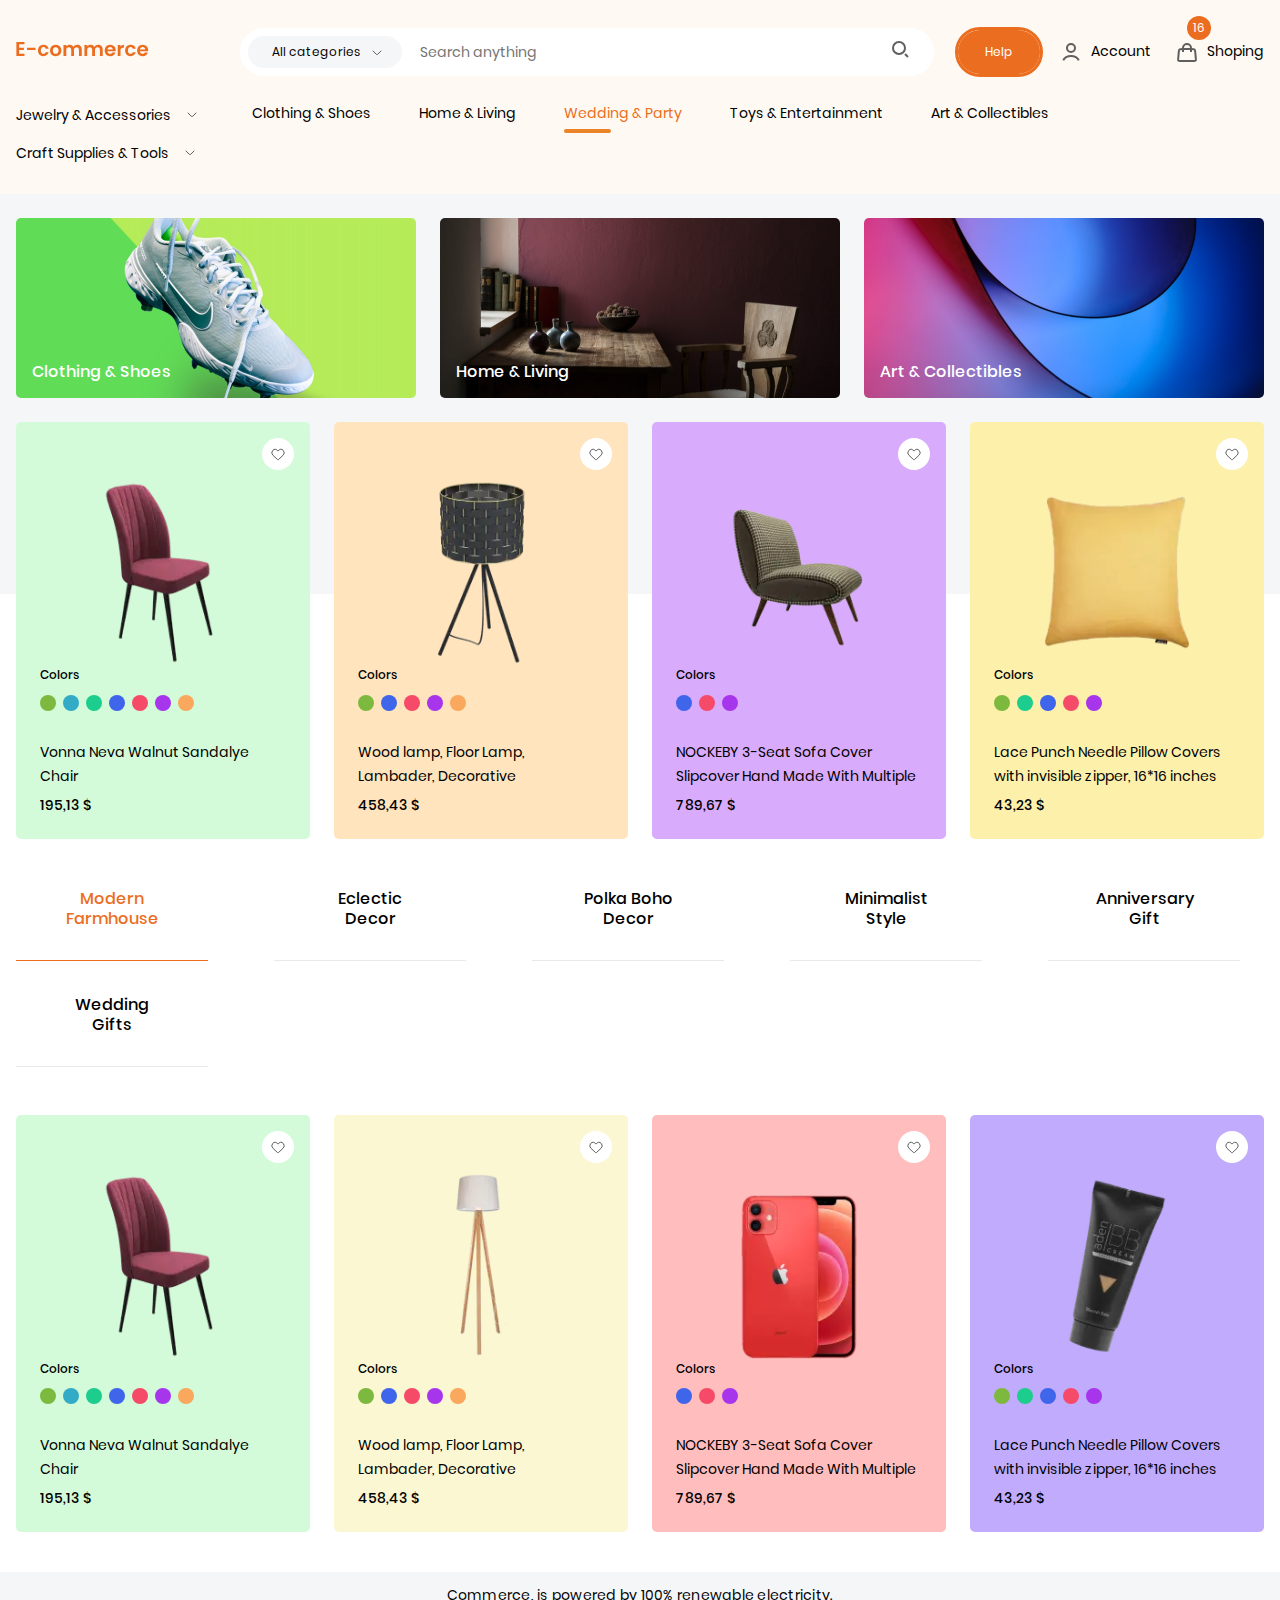
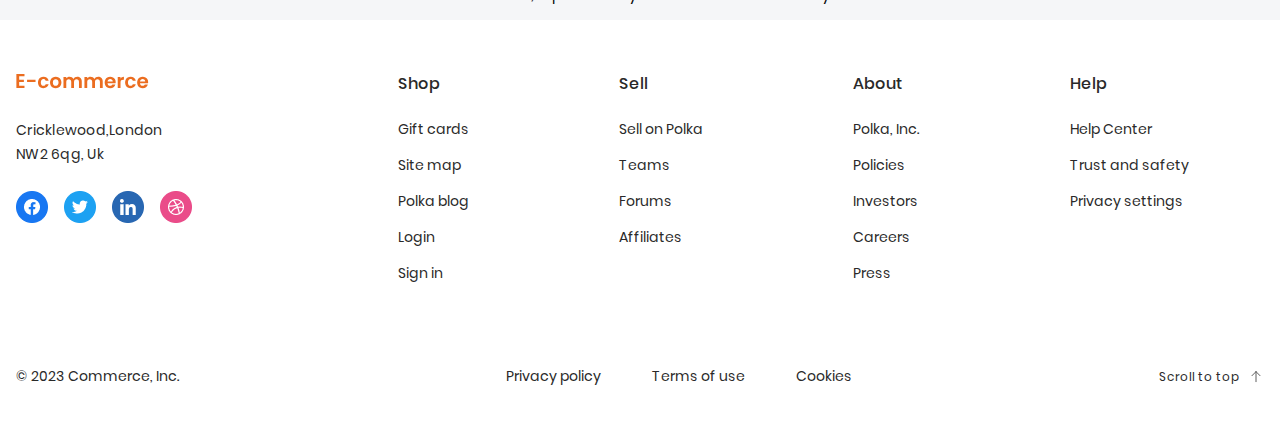
<file: index.html>
<!DOCTYPE html>
<html lang="en">

<head>
  <meta charset="UTF-8">
  <meta http-equiv="X-UA-Compatible" content="IE=edge">
  <meta name="viewport" content="width=device-width, initial-scale=1.0">
  <title>E-commerce</title>
  <link rel="stylesheet" href="./css/main.css">
  <link rel="stylesheet" href="./css/swiper-bundle.min.css">
</head>

<body>
  <header class="header">
    <div class="header__top header-top">
        <div class="header-top__container _container">
            <div class="header-top__logo">
                <a href="./index.html">
                    <img src="./img/svg/logo.svg" alt="Logo">
                </a>
            </div>
            <div class="header-top__inner">
                <div class="header-top__box-form">
                    <form action="#" class="header-top__form header-top-form">
                        <select name="search-select" id="search-select" class="header-top-form__select">
                            <option>All categories</option>
                            <option>1 item</option>
                            <option>2 item</option>
                            <option>3 item</option>
                        </select>
                        <div class="header-top-form__box-search">
                            <input type="text" name="search" placeholder="Search anything">
                            <button type="submit" class="header-top-form__submit">
                                <svg>
                                    <use xlink:href="./img/svg/sprite.svg#icon-search" />
                                </svg>
                            </button>
                        </div>
                    </form>
                </div>
                <div class="header-top__action header-top-action">
                    <div class="header-top-action__box-btn">
                        <a href="#" class="header-top-action__btn _btn-oreng">Help</a>
                    </div>
                    <ul class="header-top-action__list">
                        <li class="header-top-action__item">
                            <a href="#" class="header-top-action__link">
                                <svg>
                                    <use xlink:href="./img/svg/sprite.svg#icon-user" />
                                </svg>
                                <span>Account</span>
                            </a>
                        </li>
                        <li class="header-top-action__item">

                            <a href="#" class="header-top-action__link">
                                <svg>
                                    <use xlink:href="./img/svg/sprite.svg#icon-shop" />
                                </svg>
                                <span class="length-shop">16</span>
                                <span>Shoping</span>
                            </a>
                        </li>
                    </ul>
                </div>
            </div>
        </div>
    </div>
    <div class="header__container _container">
        <div class="header__inner">
            <nav class="header__nav nav">
                <ul class="nav__list">
                    <li class="nav__item  sublist-item">
                        <a href="#" class="nav__link">Jewelry & Accessories</a>
                        <span class="sublist-item__arrow"></span>
                        <div class="sublist">
                            <ul class="sublist__list">
                                <li class="sublist__item sublist-item">
                                    <a href="#" class="sublist__link">Item 1</a>
                                    <span class="sublist-item__arrow"></span>
                                    <div class="sublist">
                                        <ul class="sublist__list">
                                            <li class="sublist__item">
                                                <a href="#" class="sublist__link">Item 1</a>
                                            </li>
                                        </ul>
                                    </div>
                                </li>
                                <li class="sublist__item sublist-item">
                                    <a href="#" class="sublist__link">Item 2</a>
                                    <span class="sublist-item__arrow"></span>
                                    <div class="sublist">
                                        <ul class="sublist__list">
                                            <li class="sublist__item sublist-item">
                                                <a href="#" class="sublist__link">Item 1</a>
                                                <span class="sublist-item__arrow"></span>
                                                <div class="sublist">
                                                    <ul class="sublist__list">
                                                        <li class="sublist__item">
                                                            <a href="#" class="sublist__link">Item 1</a>
                                                        </li>
                                                    </ul>
                                                </div>
                                            </li>
                                        </ul>
                                    </div>
                                </li>
                                <li class="sublist__item">
                                    <a href="#" class="sublist__link">Item 3</a>
                                </li>
                            </ul>
                        </div>
                    </li>
                    <li class="nav__item scroll-element" data-scroll-id="gallery">
                        <a href="#" class="nav__link">Clothing & Shoes</a>
                    </li>
                    <li class="nav__item scroll-element" data-scroll-id="contact">
                        <a href="#" class="nav__link">Home & Living</a>
                    </li>
                    <li class="nav__item scroll-element" data-scroll-id="contact">
                        <a href="#" class="nav__link active">Wedding & Party</a>
                    </li>
                    <li class="nav__item scroll-element" data-scroll-id="contact">
                        <a href="#" class="nav__link">Toys & Entertainment</a>
                    </li>
                    <li class="nav__item scroll-element" data-scroll-id="contact">
                        <a href="#" class="nav__link">Art & Collectibles</a>
                    </li>
                    <li class="nav__item scroll-element sublist-item" data-scroll-id="contact">
                        <a href="#" class="nav__link">Craft Supplies & Tools</a>
                        <span class="sublist-item__arrow"></span>
                        <div class="sublist">
                            <ul class="sublist__list">
                                <li class="sublist__item">
                                    <a href="#" class="sublist__link">Item 1</a>
                                </li>
                            </ul>
                        </div>
                    </li>
                </ul>
            </nav>
        </div>
        <div class="header__burger header-burger">
            <div class="header-burger__wrapper">
                <span></span>
            </div>
        </div>
        <div class="header-top__box-form">
            <form action="#" class="header-top__form header-top-form">
                <select name="search-select" id="select-search" class="header-top-form__select">
                    <option>All categories</option>
                    <option>1 item</option>
                    <option>2 item</option>
                    <option>3 item</option>
                </select>
                <div class="header-top-form__box-search">
                    <input type="text" name="search" placeholder="Search anything">
                    <button type="submit" class="header-top-form__submit">
                        <svg>
                            <use xlink:href="./img/svg/sprite.svg#icon-search" />
                        </svg>
                    </button>
                </div>
            </form>
        </div>
    </div>
</header>

  <main class="main">

    <section class="product">
      <div class="collections">
        <div class="collections__container _container">
          <div class="collections__wrapper">
            <div class="collections__item collections-item">
              <a href="#">
                <picture>
                  <source srcset="./img/collections-1.png" media="(min-width: 1023.98px)" >
                  <img src="./img/collections-1-tabel.png" alt="Collections" >
                </picture>
                <h5 class="collections-item__label">Clothing & Shoes</h5>
              </a>
            </div>
            <div class="collections__item collections-item">
              <a href="#">
                <picture>
                  <source srcset="./img/collections-2.png" media="(min-width: 1023.98px)" >
                  <img src="./img/collections-2-tabel.png" alt="Collections" >
                </picture>
                <h5 class="collections-item__label">Home & Living</h5>
              </a>
            </div>
            <div class="collections__item collections-item">
              <a href="#">
                <picture>
                  <source srcset="./img/collections-3.png" media="(min-width: 1023.98px)" >
                  <img src="./img/collections-3-tabel.png" alt="Collections" >
                </picture>
                <h5 class="collections-item__label">Art & Collectibles</h5>
              </a>
            </div>
          </div>
        </div>
      </div>
      <div class="product__container _container">
        <div class="product__wrapper">
          <div class="product__swiper">
            <div class="product__swiper-wrapper swiper-wrapper">
              <div class="product__swiper-slide swiper-slide product-card" data-color="#D3FBD9">
                <div class="product-card__box-img">
                  <a href="#">
                    <picture><source srcset="./img/product-1.webp" type="image/webp"><img src="./img/product-1.png" alt="Product"></picture>
                  </a>
                  <button class="product-card__favorite">
                    <svg>
                      <use xlink:href="./img/svg/sprite.svg#icon-favorite" />
                    </svg>
                  </button>
                </div>
                <div class="product-card__description">
                  <div class="product-card__colors card-colors">
                    <div class="card-colors__label">Colors</div>
                    <div class="card-colors__wrapper">
                      <a href="#" role="button" aria-label="Choose the color green" data-color="#7CB93E"></a>
                      <a href="#" role="button" aria-label="Choose the color light blue" data-color="#33ABC6"></a>
                      <a href="#" role="button" aria-label="Choose the color light blue" data-color="#1CCD8D"></a>
                      <a href="#" role="button" aria-label="Choose the color blue" data-color="#3F65EA"></a>
                      <a href="#" role="button" aria-label="Choose the color red" data-color="#F64A69"></a>
                      <a href="#" role="button" aria-label="Choose the color purple" data-color="#A635EC"></a>
                      <a href="#" role="button" aria-label="Choose the color oreng" data-color="#F9A85D"></a>
                    </div>
                  </div>
                  <a href="#" class="product-card__name">Vonna Neva Walnut Sandalye Chair</a>
                  <div class="product-card__prices prices">
                    <div class="prices__relevant">195,13 $</div>
                  </div>
                </div>
              </div>
              <div class="product__swiper-slide swiper-slide product-card" data-color="#FFE4BD">
                <div class="product-card__box-img">
                  <a href="#">
                    <picture><source srcset="./img/product-2.webp" type="image/webp"><img src="./img/product-2.png" alt="Product"></picture>
                  </a>

                  <button class="product-card__favorite">
                    <svg>
                      <use xlink:href="./img/svg/sprite.svg#icon-favorite" />
                    </svg>
                  </button>
                </div>
                <div class="product-card__description">
                  <div class="product-card__colors card-colors">
                    <div class="card-colors__label">Colors</div>
                    <div class="card-colors__wrapper">
                      <a href="#" role="button" aria-label="Choose the color green" data-color="#7CB93E"></a>
                      <a href="#" role="button" aria-label="Choose the color blue" data-color="#3F65EA"></a>
                      <a href="#" role="button" aria-label="Choose the color red" data-color="#F64A69"></a>
                      <a href="#" role="button" aria-label="Choose the color purple" data-color="#A635EC"></a>
                      <a href="#" role="button" aria-label="Choose the color oreng" data-color="#F9A85D"></a>
                    </div>
                  </div>
                  <a href="#" class="product-card__name">Wood lamp, Floor Lamp, Lambader, Decorative</a>
                  <div class="product-card__prices prices">
                    <div class="prices__relevant">458,43 $</div>
                  </div>
                </div>
              </div>
              <div class="product__swiper-slide swiper-slide product-card" data-color="#D9ABFD">
                <div class="product-card__box-img">
                  <a href="#"><picture><source srcset="./img/product-3.webp" type="image/webp"><img src="./img/product-3.png" alt="Product"></picture></a>

                  <button class="product-card__favorite">
                    <svg>
                      <use xlink:href="./img/svg/sprite.svg#icon-favorite" />
                    </svg>
                  </button>
                </div>
                <div class="product-card__description">
                  <div class="product-card__colors card-colors">
                    <div class="card-colors__label">Colors</div>
                    <div class="card-colors__wrapper">
                      <a href="#" role="button" aria-label="Choose the color blue" data-color="#3F65EA"></a>
                      <a href="#" role="button" aria-label="Choose the color red" data-color="#F64A69"></a>
                      <a href="#" role="button" aria-label="Choose the color purple" data-color="#A635EC"></a>
                    </div>
                  </div>
                  <a href="#" class="product-card__name">NOCKEBY 3-Seat Sofa Cover Slipcover Hand Made With Multiple
                  </a>
                  <div class="product-card__prices prices">
                    <div class="prices__relevant">789,67 $</div>
                  </div>
                </div>
              </div>
              <div class="product__swiper-slide swiper-slide product-card" data-color="#FDF0AB">
                <div class="product-card__box-img">
                  <a href="#"><picture><source srcset="./img/product-4.webp" type="image/webp"><img src="./img/product-4.png" alt="Product"></picture></a>

                  <button class="product-card__favorite">
                    <svg>
                      <use xlink:href="./img/svg/sprite.svg#icon-favorite" />
                    </svg>
                  </button>
                </div>
                <div class="product-card__description">
                  <div class="product-card__colors card-colors">
                    <div class="card-colors__label">Colors</div>
                    <div class="card-colors__wrapper">
                      <a href="#" role="button" aria-label="Choose the color green" data-color="#7CB93E"></a>
                      <a href="#" role="button" aria-label="Choose the color light blue" data-color="#1CCD8D"></a>
                      <a href="#" role="button" aria-label="Choose the color blue" data-color="#3F65EA"></a>
                      <a href="#" role="button" aria-label="Choose the color red" data-color="#F64A69"></a>
                      <a href="#" role="button" aria-label="Choose the color purple" data-color="#A635EC"></a>
                    </div>
                  </div>
                  <a href="#" class="product-card__name">Lace Punch Needle Pillow Covers with invisible zipper, 16*16
                    inches</a>
                  <div class="product-card__prices prices">
                    <div class="prices__relevant">43,23 $</div>
                  </div>
                </div>
              </div>
            </div>
            <div class="product__swiper-pagination swiper-pagination"></div>
          </div>
        </div>
      </div>
    </section>
    <section class="product-accordeon">
      <div class="product-accordeon__containe _container">
        <div class="product-accordeon__tabs tabs">
          <div class="product-accordeon__header tabs__header">
            <div class="product-accordeon__item tabs__item active" data-tab-index="1"><h5>Modern
                Farmhouse</h5></div>
            <div class="product-accordeon__item tabs__item" data-tab-index="2"><h5>Eclectic
                Decor</h5></div>
            <div class="product-accordeon__item tabs__item" data-tab-index="3"><h5>Polka Boho
                Decor</h5></div>
            <div class="product-accordeon__item tabs__item" data-tab-index="4"><h5>Minimalist
                Style</h5></div>
            <div class="product-accordeon__item tabs__item" data-tab-index="5"><h5>Anniversary
                Gift</h5></div>
            <div class="product-accordeon__item tabs__item" data-tab-index="6"><h5>Wedding
                Gifts</h5></div>
          </div>
          <div class="product-accordeon__body tabs__body tabs__body-1 active">
            <div class="product-accordeon__swiper">
              <div class="product-accordeon__swiper-wrapper swiper-wrapper">
                <div class="product-accordeon__swiper-slide swiper-slide product-card" data-color="#D3FBD9">
                  <div class="product-card__box-img">
                    <a href="#">
                      <picture><source srcset="./img/product-1.webp" type="image/webp"><img src="./img/product-1.png" alt="Product"></picture>
                    </a>
                    <button class="product-card__favorite">
                      <svg>
                        <use xlink:href="./img/svg/sprite.svg#icon-favorite" />
                      </svg>
                    </button>
                  </div>
                  <div class="product-card__description">
                    <div class="product-card__colors card-colors">
                      <div class="card-colors__label">Colors</div>
                      <div class="card-colors__wrapper">
                        <a href="#" role="button" aria-label="Choose the color green" data-color="#7CB93E"></a>
                        <a href="#" role="button" aria-label="Choose the color light blue" data-color="#33ABC6"></a>
                        <a href="#" role="button" aria-label="Choose the color light blue" data-color="#1CCD8D"></a>
                        <a href="#" role="button" aria-label="Choose the color blue" data-color="#3F65EA"></a>
                        <a href="#" role="button" aria-label="Choose the color red" data-color="#F64A69"></a>
                        <a href="#" role="button" aria-label="Choose the color purple" data-color="#A635EC"></a>
                        <a href="#" role="button" aria-label="Choose the color oreng" data-color="#F9A85D"></a>
                      </div>
                    </div>
                    <a href="#" class="product-card__name">Vonna Neva Walnut Sandalye Chair</a>
                    <div class="product-card__prices prices">
                      <div class="prices__relevant">195,13 $</div>
                    </div>
                  </div>
                </div>
                <div class="product-accordeon__swiper-slide swiper-slide product-card" data-color="#FBF7D3">
                  <div class="product-card__box-img">
                    <a href="#"><picture><source srcset="./img/product-accordeon-2.webp" type="image/webp"><img src="./img/product-accordeon-2.png" alt="Product"></picture></a>
                    
                    <button class="product-card__favorite">
                      <svg>
                        <use xlink:href="./img/svg/sprite.svg#icon-favorite" />
                      </svg>
                    </button>
                  </div>
                  <div class="product-card__description">
                    <div class="product-card__colors card-colors">
                      <div class="card-colors__label">Colors</div>
                      <div class="card-colors__wrapper">
                        <a href="#" role="button" aria-label="Choose the color green" data-color="#7CB93E"></a>
                        <a href="#" role="button" aria-label="Choose the color blue" data-color="#3F65EA"></a>
                        <a href="#" role="button" aria-label="Choose the color red" data-color="#F64A69"></a>
                        <a href="#" role="button" aria-label="Choose the color purple" data-color="#A635EC"></a>
                        <a href="#" role="button" aria-label="Choose the color oreng" data-color="#F9A85D"></a>
                      </div>
                    </div>
                    <a href="#" class="product-card__name">Wood lamp, Floor Lamp, Lambader, Decorative</a>
                    <div class="product-card__prices prices">
                      <div class="prices__relevant">458,43 $</div>
                    </div>
                  </div>
                </div>
                <div class="product-accordeon__swiper-slide swiper-slide product-card" data-color="#FFBDBD">
                  <div class="product-card__box-img">
                    <a href="#">
                      <picture><source srcset="./img/product-accordeon-3.webp" type="image/webp"><img src="./img/product-accordeon-3.png" alt="Product"></picture>
                    </a>
                    <button class="product-card__favorite">
                      <svg>
                        <use xlink:href="./img/svg/sprite.svg#icon-favorite" />
                      </svg>
                    </button>
                  </div>
                  <div class="product-card__description">
                    <div class="product-card__colors card-colors">
                      <div class="card-colors__label">Colors</div>
                      <div class="card-colors__wrapper">
                        <a href="#" role="button" aria-label="Choose the color blue" data-color="#3F65EA"></a>
                        <a href="#" role="button" aria-label="Choose the color red" data-color="#F64A69"></a>
                        <a href="#" role="button" aria-label="Choose the color purple" data-color="#A635EC"></a>
                      </div>
                    </div>
                    <a href="#" class="product-card__name">NOCKEBY 3-Seat Sofa Cover Slipcover Hand Made With Multiple
                    </a>
                    <div class="product-card__prices prices">
                      <div class="prices__relevant">789,67 $</div>
                    </div>
                  </div>
                </div>
                <div class="product-accordeon__swiper-slide swiper-slide product-card" data-color="#C0ABFD">
                  <div class="product-card__box-img">
                    <a href="#">
                      <picture><source srcset="./img/product-accordeon-4.webp" type="image/webp"><img src="./img/product-accordeon-4.png" alt="Product"></picture>
                    </a>
                    <button class="product-card__favorite">
                      <svg>
                        <use xlink:href="./img/svg/sprite.svg#icon-favorite" />
                      </svg>
                    </button>
                  </div>
                  <div class="product-card__description">
                    <div class="product-card__colors card-colors">
                      <div class="card-colors__label">Colors</div>
                      <div class="card-colors__wrapper">
                        <a href="#" role="button" aria-label="Choose the color green" data-color="#7CB93E"></a>
                        <a href="#" role="button" aria-label="Choose the color light blue" data-color="#1CCD8D"></a>
                        <a href="#" role="button" aria-label="Choose the color blue" data-color="#3F65EA"></a>
                        <a href="#" role="button" aria-label="Choose the color red" data-color="#F64A69"></a>
                        <a href="#" role="button" aria-label="Choose the color purple" data-color="#A635EC"></a>
                      </div>
                    </div>
                    <a href="#" class="product-card__name">Lace Punch Needle Pillow Covers with invisible zipper, 16*16
                      inches</a>
                    <div class="product-card__prices prices">
                      <div class="prices__relevant">43,23 $</div>
                    </div>
                  </div>
                </div>
              </div>
            </div>
          </div>
          <div class="product-accordeon__body tabs__body tabs__body-2">
            <div class="product-accordeon__swiper">
              <div class="product-accordeon__swiper-wrapper swiper-wrapper">
                <div class="product-accordeon__swiper-slide swiper-slide product-card" data-color="#D3FBD9">
                  <div class="product-card__box-img">
                    <a href="#">
                      <picture><source srcset="./img/product-1.webp" type="image/webp"><img src="./img/product-1.png" alt="Product"></picture>
                    </a>
                    <button class="product-card__favorite">
                      <svg>
                        <use xlink:href="./img/svg/sprite.svg#icon-favorite" />
                      </svg>
                    </button>
                  </div>
                  <div class="product-card__description">
                    <div class="product-card__colors card-colors">
                      <div class="card-colors__label">Colors</div>
                      <div class="card-colors__wrapper">
                        <a href="#" role="button" aria-label="Choose the color green" data-color="#7CB93E"></a>
                        <a href="#" role="button" aria-label="Choose the color light blue" data-color="#33ABC6"></a>
                        <a href="#" role="button" aria-label="Choose the color light blue" data-color="#1CCD8D"></a>
                        <a href="#" role="button" aria-label="Choose the color blue" data-color="#3F65EA"></a>
                        <a href="#" role="button" aria-label="Choose the color red" data-color="#F64A69"></a>
                        <a href="#" role="button" aria-label="Choose the color purple" data-color="#A635EC"></a>
                        <a href="#" role="button" aria-label="Choose the color oreng" data-color="#F9A85D"></a>
                      </div>
                    </div>
                    <a href="#" class="product-card__name">Vonna Neva Walnut Sandalye Chair</a>
                    <div class="product-card__prices prices">
                      <div class="prices__relevant">195,13 $</div>
                    </div>
                  </div>
                </div>
              </div>
            </div>
          </div>
          <div class="product-accordeon__body tabs__body tabs__body-3">
            <div class="product-accordeon__swiper">
              <div class="product-accordeon__swiper-wrapper swiper-wrapper">
                <div class="product-accordeon__swiper-slide swiper-slide product-card" data-color="#D3FBD9">
                  <div class="product-card__box-img">
                    <a href="#">
                      <picture><source srcset="./img/product-1.webp" type="image/webp"><img src="./img/product-1.png" alt="Product"></picture>
                    </a>
                    <button class="product-card__favorite">
                      <svg>
                        <use xlink:href="./img/svg/sprite.svg#icon-favorite" />
                      </svg>
                    </button>
                  </div>
                  <div class="product-card__description">
                    <div class="product-card__colors card-colors">
                      <div class="card-colors__label">Colors</div>
                      <div class="card-colors__wrapper">
                        <a href="#" role="button" aria-label="Choose the color green" data-color="#7CB93E"></a>
                        <a href="#" role="button" aria-label="Choose the color light blue" data-color="#33ABC6"></a>
                        <a href="#" role="button" aria-label="Choose the color light blue" data-color="#1CCD8D"></a>
                        <a href="#" role="button" aria-label="Choose the color blue" data-color="#3F65EA"></a>
                        <a href="#" role="button" aria-label="Choose the color red" data-color="#F64A69"></a>
                        <a href="#" role="button" aria-label="Choose the color purple" data-color="#A635EC"></a>
                        <a href="#" role="button" aria-label="Choose the color oreng" data-color="#F9A85D"></a>
                      </div>
                    </div>
                    <a href="#" class="product-card__name">Vonna Neva Walnut Sandalye Chair</a>
                    <div class="product-card__prices prices">
                      <div class="prices__relevant">195,13 $</div>
                    </div>
                  </div>
                </div>
                <div class="product-accordeon__swiper-slide swiper-slide product-card" data-color="#FBF7D3">
                  <div class="product-card__box-img">
                    <a href="#">
                      <picture><source srcset="./img/product-accordeon-2.webp" type="image/webp"><img src="./img/product-accordeon-2.png" alt="Product"></picture>
                    </a>
                    <button class="product-card__favorite">
                      <svg>
                        <use xlink:href="./img/svg/sprite.svg#icon-favorite" />
                      </svg>
                    </button>
                  </div>
                  <div class="product-card__description">
                    <div class="product-card__colors card-colors">
                      <div class="card-colors__label">Colors</div>
                      <div class="card-colors__wrapper">
                        <a href="#" role="button" aria-label="Choose the color green" data-color="#7CB93E"></a>
                        <a href="#" role="button" aria-label="Choose the color blue" data-color="#3F65EA"></a>
                        <a href="#" role="button" aria-label="Choose the color red" data-color="#F64A69"></a>
                        <a href="#" role="button" aria-label="Choose the color purple" data-color="#A635EC"></a>
                        <a href="#" role="button" aria-label="Choose the color oreng" data-color="#F9A85D"></a>
                      </div>
                    </div>
                    <a href="#" class="product-card__name">Wood lamp, Floor Lamp, Lambader, Decorative</a>
                    <div class="product-card__prices prices">
                      <div class="prices__relevant">458,43 $</div>
                    </div>
                  </div>
                </div>
              </div>
            </div>
          </div>
          <div class="product-accordeon__body tabs__body tabs__body-4">
            <div class="product-accordeon__swiper">
              <div class="product-accordeon__swiper-wrapper swiper-wrapper">
                <div class="product-accordeon__swiper-slide swiper-slide product-card" data-color="#D3FBD9">
                  <div class="product-card__box-img">
                    <a href="#">
                      <picture><source srcset="./img/product-1.webp" type="image/webp"><img src="./img/product-1.png" alt="Product"></picture>
                    </a>
                    <button class="product-card__favorite">
                      <svg>
                        <use xlink:href="./img/svg/sprite.svg#icon-favorite" />
                      </svg>
                    </button>
                  </div>
                  <div class="product-card__description">
                    <div class="product-card__colors card-colors">
                      <div class="card-colors__label">Colors</div>
                      <div class="card-colors__wrapper">
                        <a href="#" role="button" aria-label="Choose the color green" data-color="#7CB93E"></a>
                        <a href="#" role="button" aria-label="Choose the color light blue" data-color="#33ABC6"></a>
                        <a href="#" role="button" aria-label="Choose the color light blue" data-color="#1CCD8D"></a>
                        <a href="#" role="button" aria-label="Choose the color blue" data-color="#3F65EA"></a>
                        <a href="#" role="button" aria-label="Choose the color red" data-color="#F64A69"></a>
                        <a href="#" role="button" aria-label="Choose the color purple" data-color="#A635EC"></a>
                        <a href="#" role="button" aria-label="Choose the color oreng" data-color="#F9A85D"></a>
                      </div>
                    </div>
                    <a href="#" class="product-card__name">Vonna Neva Walnut Sandalye Chair</a>
                    <div class="product-card__prices prices">
                      <div class="prices__relevant">195,13 $</div>
                    </div>
                  </div>
                </div>
                <div class="product-accordeon__swiper-slide swiper-slide product-card" data-color="#FBF7D3">
                  <div class="product-card__box-img">
                    <a href="#">
                      <picture><source srcset="./img/product-accordeon-2.webp" type="image/webp"><img src="./img/product-accordeon-2.png" alt="Product"></picture>
                    </a>
                    <button class="product-card__favorite">
                      <svg>
                        <use xlink:href="./img/svg/sprite.svg#icon-favorite" />
                      </svg>
                    </button>
                  </div>
                  <div class="product-card__description">
                    <div class="product-card__colors card-colors">
                      <div class="card-colors__label">Colors</div>
                      <div class="card-colors__wrapper">
                        <a href="#" role="button" aria-label="Choose the color green" data-color="#7CB93E"></a>
                        <a href="#" role="button" aria-label="Choose the color blue" data-color="#3F65EA"></a>
                        <a href="#" role="button" aria-label="Choose the color red" data-color="#F64A69"></a>
                        <a href="#" role="button" aria-label="Choose the color purple" data-color="#A635EC"></a>
                        <a href="#" role="button" aria-label="Choose the color oreng" data-color="#F9A85D"></a>
                      </div>
                    </div>
                    <a href="#" class="product-card__name">Wood lamp, Floor Lamp, Lambader, Decorative</a>
                    <div class="product-card__prices prices">
                      <div class="prices__relevant">458,43 $</div>
                    </div>
                  </div>
                </div>
                <div class="product-accordeon__swiper-slide swiper-slide product-card" data-color="#FFBDBD">
                  <div class="product-card__box-img">
                    <a href="#">
                      <picture><source srcset="./img/product-accordeon-3.webp" type="image/webp"><img src="./img/product-accordeon-3.png" alt="Product"></picture>
                    </a>
                    <button class="product-card__favorite">
                      <svg>
                        <use xlink:href="./img/svg/sprite.svg#icon-favorite" />
                      </svg>
                    </button>
                  </div>
                  <div class="product-card__description">
                    <div class="product-card__colors card-colors">
                      <div class="card-colors__label">Colors</div>
                      <div class="card-colors__wrapper">
                        <a href="#" role="button" aria-label="Choose the color blue" data-color="#3F65EA"></a>
                        <a href="#" role="button" aria-label="Choose the color red" data-color="#F64A69"></a>
                        <a href="#" role="button" aria-label="Choose the color purple" data-color="#A635EC"></a>
                      </div>
                    </div>
                    <a href="#" class="product-card__name">NOCKEBY 3-Seat Sofa Cover Slipcover Hand Made With Multiple
                    </a>
                    <div class="product-card__prices prices">
                      <div class="prices__relevant">789,67 $</div>
                    </div>
                  </div>
                </div>
              </div>
            </div>
          </div>
          <div class="product-accordeon__body tabs__body tabs__body-5">
            <div class="product-accordeon__swiper">
              <div class="product-accordeon__swiper-wrapper swiper-wrapper">
                <div class="product-accordeon__swiper-slide swiper-slide product-card" data-color="#D3FBD9">
                  <div class="product-card__box-img">
                    <a href="#">
                      <picture><source srcset="./img/product-1.webp" type="image/webp"><img src="./img/product-1.png" alt="Product"></picture>
                    </a>
                    <button class="product-card__favorite">
                      <svg>
                        <use xlink:href="./img/svg/sprite.svg#icon-favorite" />
                      </svg>
                    </button>
                  </div>
                  <div class="product-card__description">
                    <div class="product-card__colors card-colors">
                      <div class="card-colors__label">Colors</div>
                      <div class="card-colors__wrapper">
                        <a href="#" role="button" aria-label="Choose the color green" data-color="#7CB93E"></a>
                        <a href="#" role="button" aria-label="Choose the color light blue" data-color="#33ABC6"></a>
                        <a href="#" role="button" aria-label="Choose the color light blue" data-color="#1CCD8D"></a>
                        <a href="#" role="button" aria-label="Choose the color blue" data-color="#3F65EA"></a>
                        <a href="#" role="button" aria-label="Choose the color red" data-color="#F64A69"></a>
                        <a href="#" role="button" aria-label="Choose the color purple" data-color="#A635EC"></a>
                        <a href="#" role="button" aria-label="Choose the color oreng" data-color="#F9A85D"></a>
                      </div>
                    </div>
                    <a href="#" class="product-card__name">Vonna Neva Walnut Sandalye Chair</a>
                    <div class="product-card__prices prices">
                      <div class="prices__relevant">195,13 $</div>
                    </div>
                  </div>
                </div>
                <div class="product-accordeon__swiper-slide swiper-slide product-card" data-color="#FBF7D3">
                  <div class="product-card__box-img">
                    <a href="#">
                      <picture><source srcset="./img/product-accordeon-2.webp" type="image/webp"><img src="./img/product-accordeon-2.png" alt="Product"></picture>
                    </a>
                    <button class="product-card__favorite">
                      <svg>
                        <use xlink:href="./img/svg/sprite.svg#icon-favorite" />
                      </svg>
                    </button>
                  </div>
                  <div class="product-card__description">
                    <div class="product-card__colors card-colors">
                      <div class="card-colors__label">Colors</div>
                      <div class="card-colors__wrapper">
                        <a href="#" role="button" aria-label="Choose the color green" data-color="#7CB93E"></a>
                        <a href="#" role="button" aria-label="Choose the color blue" data-color="#3F65EA"></a>
                        <a href="#" role="button" aria-label="Choose the color red" data-color="#F64A69"></a>
                        <a href="#" role="button" aria-label="Choose the color purple" data-color="#A635EC"></a>
                        <a href="#" role="button" aria-label="Choose the color oreng" data-color="#F9A85D"></a>
                      </div>
                    </div>
                    <a href="#" class="product-card__name">Wood lamp, Floor Lamp, Lambader, Decorative</a>
                    <div class="product-card__prices prices">
                      <div class="prices__relevant">458,43 $</div>
                    </div>
                  </div>
                </div>
                <div class="product-accordeon__swiper-slide swiper-slide product-card" data-color="#FFBDBD">
                  <div class="product-card__box-img">
                    <a href="#">
                      <picture><source srcset="./img/product-accordeon-3.webp" type="image/webp"><img src="./img/product-accordeon-3.png" alt="Product"></picture>
                    </a>
                    <button class="product-card__favorite">
                      <svg>
                        <use xlink:href="./img/svg/sprite.svg#icon-favorite" />
                      </svg>
                    </button>
                  </div>
                  <div class="product-card__description">
                    <div class="product-card__colors card-colors">
                      <div class="card-colors__label">Colors</div>
                      <div class="card-colors__wrapper">
                        <a href="#" role="button" aria-label="Choose the color blue" data-color="#3F65EA"></a>
                        <a href="#" role="button" aria-label="Choose the color red" data-color="#F64A69"></a>
                        <a href="#" role="button" aria-label="Choose the color purple" data-color="#A635EC"></a>
                      </div>
                    </div>
                    <a href="#" class="product-card__name">NOCKEBY 3-Seat Sofa Cover Slipcover Hand Made With Multiple
                    </a>
                    <div class="product-card__prices prices">
                      <div class="prices__relevant">789,67 $</div>
                    </div>
                  </div>
                </div>
                <div class="product-accordeon__swiper-slide swiper-slide product-card" data-color="#C0ABFD">
                  <div class="product-card__box-img">
                    <a href="#">
                      <picture><source srcset="./img/product-accordeon-4.webp" type="image/webp"><img src="./img/product-accordeon-4.png" alt="Product"></picture>
                    </a>
                    <button class="product-card__favorite">
                      <svg>
                        <use xlink:href="./img/svg/sprite.svg#icon-favorite" />
                      </svg>
                    </button>
                  </div>
                  <div class="product-card__description">
                    <div class="product-card__colors card-colors">
                      <div class="card-colors__label">Colors</div>
                      <div class="card-colors__wrapper">
                        <a href="#" role="button" aria-label="Choose the color green" data-color="#7CB93E"></a>
                        <a href="#" role="button" aria-label="Choose the color light blue" data-color="#1CCD8D"></a>
                        <a href="#" role="button" aria-label="Choose the color blue" data-color="#3F65EA"></a>
                        <a href="#" role="button" aria-label="Choose the color red" data-color="#F64A69"></a>
                        <a href="#" role="button" aria-label="Choose the color purple" data-color="#A635EC"></a>
                      </div>
                    </div>
                    <a href="#" class="product-card__name">Lace Punch Needle Pillow Covers with invisible zipper, 16*16
                      inches</a>
                    <div class="product-card__prices prices">
                      <div class="prices__relevant">43,23 $</div>
                    </div>
                  </div>
                </div>
              </div>
            </div>
          </div>
          <div class="product-accordeon__body tabs__body tabs__body-6">
            <div class="product-accordeon__swiper">
              <div class="product-accordeon__swiper-wrapper swiper-wrapper">
                <div class="product-accordeon__swiper-slide swiper-slide product-card" data-color="#D3FBD9">
                  <div class="product-card__box-img">
                    <a href="#">
                      <picture><source srcset="./img/product-1.webp" type="image/webp"><img src="./img/product-1.png" alt="Product"></picture>
                    </a>
                    <button class="product-card__favorite">
                      <svg>
                        <use xlink:href="./img/svg/sprite.svg#icon-favorite" />
                      </svg>
                    </button>
                  </div>
                  <div class="product-card__description">
                    <div class="product-card__colors card-colors">
                      <div class="card-colors__label">Colors</div>
                      <div class="card-colors__wrapper">
                        <a href="#" role="button" aria-label="Choose the color green" data-color="#7CB93E"></a>
                        <a href="#" role="button" aria-label="Choose the color light blue" data-color="#33ABC6"></a>
                        <a href="#" role="button" aria-label="Choose the color light blue" data-color="#1CCD8D"></a>
                        <a href="#" role="button" aria-label="Choose the color blue" data-color="#3F65EA"></a>
                        <a href="#" role="button" aria-label="Choose the color red" data-color="#F64A69"></a>
                        <a href="#" role="button" aria-label="Choose the color purple" data-color="#A635EC"></a>
                        <a href="#" role="button" aria-label="Choose the color oreng" data-color="#F9A85D"></a>
                      </div>
                    </div>
                    <a href="#" class="product-card__name">Vonna Neva Walnut Sandalye Chair</a>
                    <div class="product-card__prices prices">
                      <div class="prices__relevant">195,13 $</div>
                    </div>
                  </div>
                </div>
              </div>
            </div>
          </div>
        </div>
      </div>
    </section>
    <div class="subfooter-label">
      <p>Commerce, is powered by 100% renewable electricity.</p>
    </div>
  </main>

  <footer class="footer">
    <div class="footer__wrapper footer-wrapper">
        <div class="footer-wrapper__container _container">
            <div class="footer-wrapper__box-info">
                <div class="footer-wrapper__inner">
                    <div class="footer-wrapper__logo">
                        <a href="./index.html">
                            <img src="./img/svg/logo.svg" alt="Logo">
                        </a>
                    </div>
                    <div class="footer-wrapper__sublogo">
                        <p>Cricklewood,London NW2 6qg, Uk</p>
                    </div>
                </div>
                <div class="footer-wrapper__social footer-social">
                    <ul class="footer-social__list">
                        <li class="footer-social__item"><a href="#" class="footer-social__link"><img
                                    src="./img/facebook.png" alt="facebook"></a>
                        </li>
                        <li class="footer-social__item"><a href="#" class="footer-social__link"><img
                                    src="./img/twitter.png" alt="twitter"></a>
                        </li>
                        <li class="footer-social__item"><a href="#" class="footer-social__link"><img
                                    src="./img/linkedin.png" alt="linkedin"></a>
                        </li>
                        <li class="footer-social__item"><a href="#" class="footer-social__link"><img
                                    src="./img/dribbble.png" alt="dribbble"></a>
                        </li>
                    </ul>
                </div>
            </div>
            <div class="footer-wrapper__wrap">
                <div class="footer-wrapper__column accardeons">
                    <div class="footer-wrapper__label accardeons__header">Shop <span><svg>
                        <use xlink:href="./img/svg/sprite.svg#icon-expand_down_light" />
                    </svg></span></div>
                    <ul class="footer-wrapper__list accardeons__body">
                        <li class="footer-wrapper__item"><a href="#" class="footer-wrapper__link">Gift cards</a></li>
                        <li class="footer-wrapper__item"><a href="#" class="footer-wrapper__link">Site map</a></li>
                        <li class="footer-wrapper__item"><a href="#" class="footer-wrapper__link">Polka blog</a></li>
                        <li class="footer-wrapper__item"><a href="#" class="footer-wrapper__link">Login</a></li>
                        <li class="footer-wrapper__item"><a href="#" class="footer-wrapper__link">Sign in</a></li>
                    </ul>
                </div>
                <div class="footer-wrapper__column accardeons">
                    <div class="footer-wrapper__label accardeons__header">Sell <span> <svg>
                        <use xlink:href="./img/svg/sprite.svg#icon-expand_down_light" />
                    </svg></span></div>
                    <ul class="footer-wrapper__list accardeons__body">
                        <li class="footer-wrapper__item"><a href="#" class="footer-wrapper__link">Sell on Polka</a></li>
                        <li class="footer-wrapper__item"><a href="#" class="footer-wrapper__link">Teams</a></li>
                        <li class="footer-wrapper__item"><a href="#" class="footer-wrapper__link">Forums</a></li>
                        <li class="footer-wrapper__item"><a href="#" class="footer-wrapper__link">Affiliates</a></li>
                    </ul>
                </div>
                <div class="footer-wrapper__column accardeons">
                    <div class="footer-wrapper__label accardeons__header">About <span> <svg>
                        <use xlink:href="./img/svg/sprite.svg#icon-expand_down_light" />
                    </svg></span></div>
                    <ul class="footer-wrapper__list accardeons__body">
                        <li class="footer-wrapper__item"><a href="#" class="footer-wrapper__link">Polka, Inc.</a></li>
                        <li class="footer-wrapper__item"><a href="#" class="footer-wrapper__link">Policies</a></li>
                        <li class="footer-wrapper__item"><a href="#" class="footer-wrapper__link">Investors</a></li>
                        <li class="footer-wrapper__item"><a href="#" class="footer-wrapper__link">Careers</a></li>
                        <li class="footer-wrapper__item"><a href="#" class="footer-wrapper__link">Press</a></li>
                    </ul>
                </div>
                <div class="footer-wrapper__column accardeons">
                    <div class="footer-wrapper__label accardeons__header">Help 
                            <span> <svg>
                                <use xlink:href="./img/svg/sprite.svg#icon-expand_down_light" />
                            </svg></span></div>
                    <ul class="footer-wrapper__list accardeons__body">
                        <li class="footer-wrapper__item"><a href="#" class="footer-wrapper__link">Help Center</a></li>
                        <li class="footer-wrapper__item"><a href="#" class="footer-wrapper__link">Trust and safety</a>
                        </li>
                        <li class="footer-wrapper__item"><a href="#" class="footer-wrapper__link">Privacy settings</a>
                        </li>
                    </ul>
                </div>
            </div>
        </div>
    </div>
    <div class="footer__bottom footer-bottom">
        <div class="footer-bottom__container _container">
            <div class="footer-bottom__author">© 2023 Commerce, Inc.</div>
            <div class="footer-bottom__links">
                <a href="#" class="footer-bottom__link">Privacy policy</a>
                <a href="#" class="footer-bottom__link">Terms of use</a>
                <a href="#" class="footer-bottom__link">Cookies</a>
            </div>
            <div class="footer-bottom__go-top">
                <span>Scroll to top</span>
                <img src="./img/svg/arrow_top.svg" alt="Arrow">
            </div>
        </div>
    </div>
</footer>

  <script src="./js/swiper-bundle.min.js"></script>
  <script src="./js/script.js"></script>
</body>

</html>
</file>
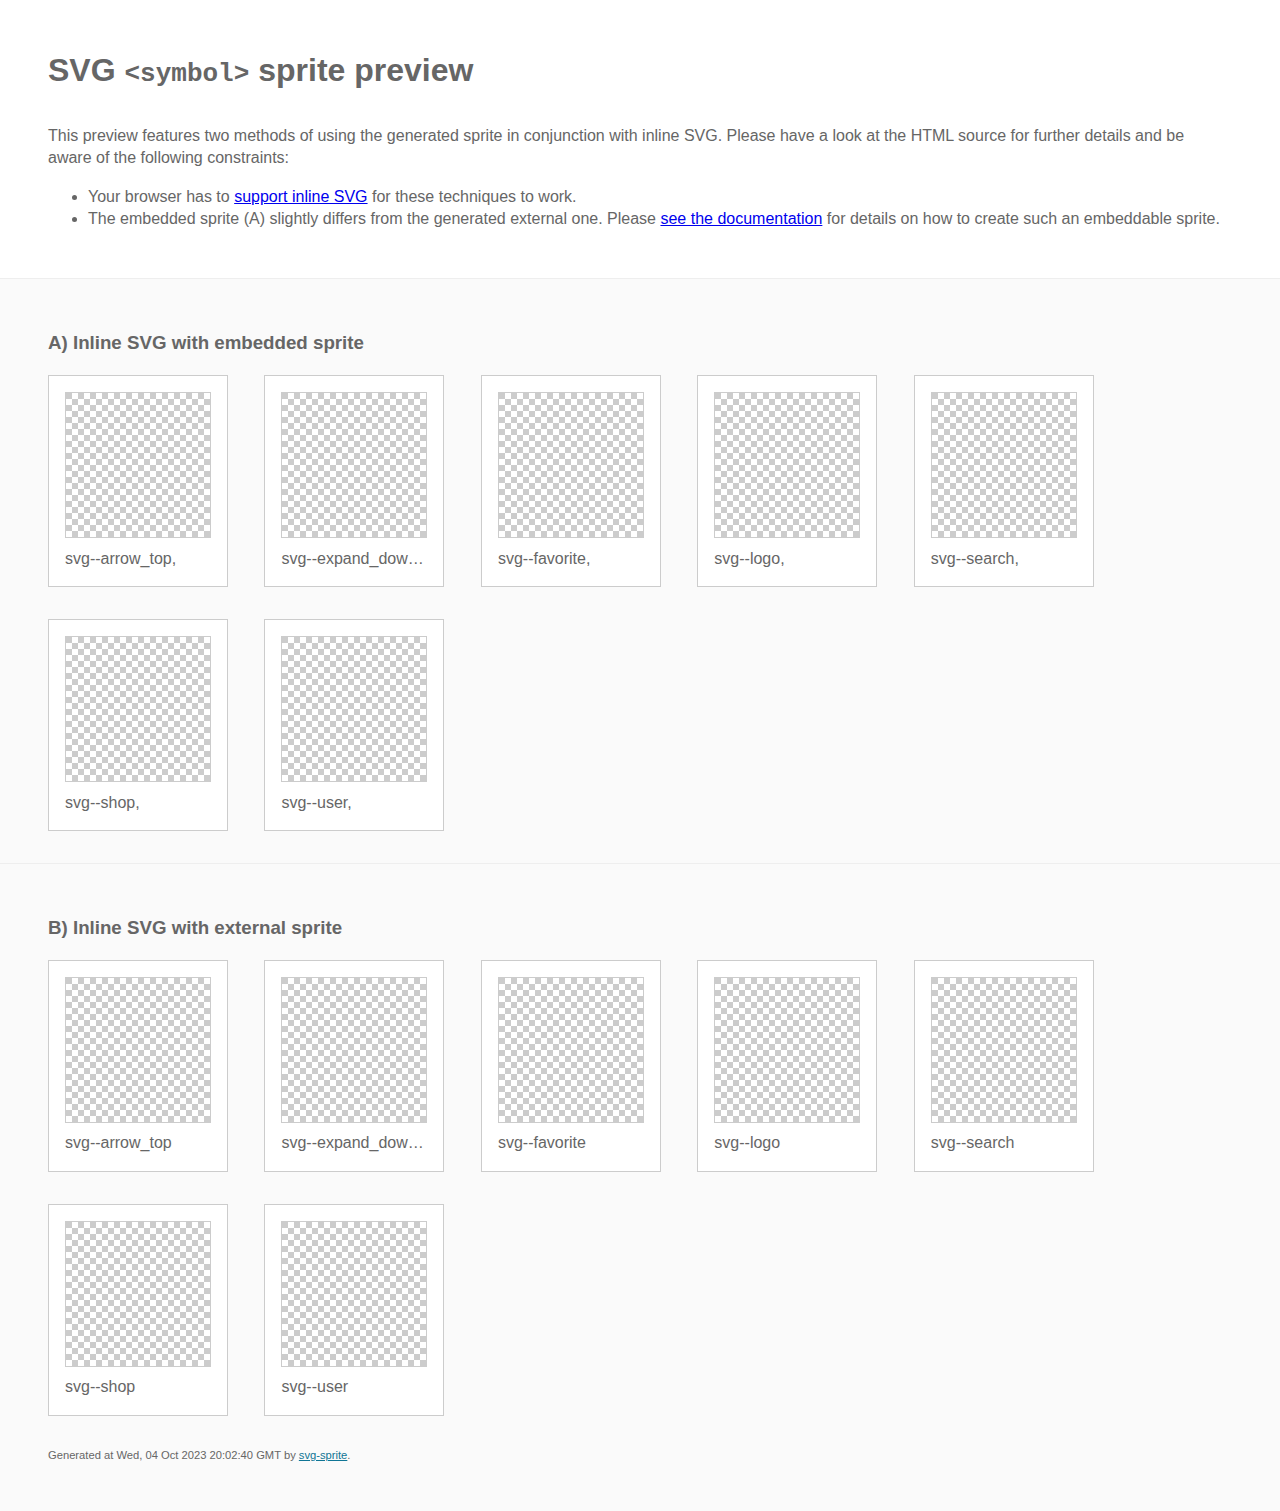
<file: img/svg/sprite.symbol.html>
<!doctype html>
<html lang="en">
    <head>
        <meta charset="utf-8">
        <title>SVG &lt;symbol&gt; sprite preview | svg-sprite</title>
        <style>
            body {
                padding: 0;
                margin: 0;
                color: #666;
                background: #fafafa;
                font-family: Arial, Helvetica, sans-serif;
                font-size: 1em;
                line-height: 1.4;
            }

            header {
                display: block;
                padding: 3em 3em 2em;
                background-color: #fff;
            }

            header p {
                margin: 2em 0 0;
            }

            section {
                border-top: 1px solid #eee;
                padding: 2em 3em 0;
            }

            section ul {
                margin: 0;
                padding: 0;
            }

            section li {
                display: inline-block;
                background-color: #fff;
                position: relative;
                margin: 0 2em 2em 0;
                vertical-align: top;
                border: 1px solid #ccc;
                padding: 1em 1em 3em;
                cursor: default;
            }

            .icon-box {
                margin: 0;
                width: 144px;
                height: 144px;
                position: relative;
                background: #ccc url("data:image/svg+xml,%3Csvg xmlns='http://www.w3.org/2000/svg' width='12' height='12'%3E%3Cpath fill='%23fff' d='M6 0h6v6H6zM0 6h6v6H0z'/%3E%3C/svg%3E") top left repeat;
                border: 1px solid #ccc;
                display: table-cell;
                vertical-align: middle;
                text-align: center;
            }

            .icon {
                display: inline-block;
            }

            h1 {
                margin-top: 0;
            }

            h2 {
                margin: 0;
                padding: 0;
                font-size: 1em;
                font-weight: 400;
                white-space: nowrap;
                overflow: hidden;
                text-overflow: ellipsis;
                position: absolute;
                left: 1em;
                right: 1em;
                bottom: 1em;
            }

            footer {
                display: block;
                margin: 0;
                padding: 0 3em 3em;
            }

            footer p {
                margin: 0;
                font-size: .7em;
            }

            footer a {
                color: #0f7595;
                margin-left: 0;
            }
        </style>

<!--
Sprite shape dimensions
====================================================================================================
You will need to set the sprite shape dimensions via CSS when you use them as inline SVG, otherwise
they would become a huge 100% in size. You may use the following dimension classes for doing so.
They might well be outsourced to an external stylesheet of course.
-->

<style>
 .svg-svg--arrow_top-dims { width: 16px; height: 16px; }
 .svg-svg--expand_down_light-dims { width: 16px; height: 16px; }
 .svg-svg--favorite-dims { width: 16px; height: 16px; }
 .svg-svg--logo-dims { width: 133px; height: 15px; }
 .svg-svg--search-dims { width: 24px; height: 24px; }
 .svg-svg--shop-dims { width: 24px; height: 24px; }
 .svg-svg--user-dims { width: 24px; height: 24px; }
</style>

<!--
====================================================================================================
-->

    </head>
    <body>

<!--
Inline <symbol> SVG sprite
====================================================================================================
This is an inlined version of the generated SVG sprite. The single images may be <use>d everywhere
below within this document. Please see

    https://github.com/svg-sprite/svg-sprite/blob/main/docs/configuration.md#defs--symbol-mode

for further details on how to create this embeddable sprite variant.
-->

<svg width="0" height="0" style="position:absolute">
     <symbol viewBox="0 0 16 16" id="icon-arrow_top" xmlns="http://www.w3.org/2000/svg"><path d="m4 6.667 4-4m0 0 4 4m-4-4v10"/></symbol>
     <symbol viewBox="0 0 16 16" id="icon-expand_down_light" xmlns="http://www.w3.org/2000/svg"><path d="M12 6 8.707 9.293a1 1 0 0 1-1.414 0L4 6"/></symbol>
     <symbol viewBox="0 0 16 16" id="icon-favorite" xmlns="http://www.w3.org/2000/svg"><path d="m2.967 9.272 4.635 4.354c.052.049.078.073.103.091a.5.5 0 0 0 .59 0c.025-.018.051-.042.103-.09l4.635-4.355a3.469 3.469 0 0 0 .366-4.655l-.207-.265c-1.312-1.692-3.946-1.408-4.868.524a.36.36 0 0 1-.648 0C6.754 2.944 4.12 2.66 2.808 4.352l-.207.265a3.469 3.469 0 0 0 .366 4.655Z"/></symbol>
     <symbol viewBox="0 0 133 15" id="icon-logo" xmlns="http://www.w3.org/2000/svg"><path d="M3.18 2.3v3.5h4.7v2.22h-4.7v3.7h5.3V14H.38V.02h8.1V2.3h-5.3Zm16.364 3.38v2.36h-8.48V5.68h8.48Zm2.421 2.78c0-1.147.233-2.147.7-3a4.92 4.92 0 0 1 1.94-2c.826-.48 1.773-.72 2.84-.72 1.373 0 2.506.347 3.4 1.04.906.68 1.513 1.64 1.82 2.88h-3.02a2.136 2.136 0 0 0-.82-1.12c-.374-.28-.84-.42-1.4-.42-.8 0-1.434.293-1.9.88-.467.573-.7 1.393-.7 2.46 0 1.053.233 1.873.7 2.46.466.573 1.1.86 1.9.86 1.133 0 1.873-.507 2.22-1.52h3.02c-.307 1.2-.914 2.153-1.82 2.86-.907.707-2.04 1.06-3.4 1.06-1.067 0-2.014-.233-2.84-.7a5.09 5.09 0 0 1-1.94-2c-.467-.867-.7-1.873-.7-3.02Zm17.671 5.72c-1.067 0-2.027-.233-2.88-.7a5.252 5.252 0 0 1-2.02-2.02c-.48-.867-.72-1.867-.72-3s.247-2.133.74-3a5.211 5.211 0 0 1 2.06-2c.867-.48 1.833-.72 2.9-.72s2.033.24 2.9.72a5.076 5.076 0 0 1 2.04 2c.507.867.76 1.867.76 3s-.26 2.133-.78 3a5.314 5.314 0 0 1-2.08 2.02c-.867.467-1.84.7-2.92.7Zm0-2.44c.507 0 .98-.12 1.42-.36a2.736 2.736 0 0 0 1.08-1.12c.267-.493.4-1.093.4-1.8 0-1.053-.28-1.86-.84-2.42a2.68 2.68 0 0 0-2.02-.86c-.8 0-1.473.287-2.02.86-.533.56-.8 1.367-.8 2.42s.26 1.867.78 2.44c.533.56 1.2.84 2 .84ZM61.23 2.76c1.36 0 2.453.42 3.28 1.26.84.827 1.26 1.987 1.26 3.48V14h-2.8V7.88c0-.867-.22-1.527-.66-1.98-.44-.467-1.04-.7-1.8-.7s-1.367.233-1.82.7c-.44.453-.66 1.113-.66 1.98V14h-2.8V7.88c0-.867-.22-1.527-.66-1.98-.44-.467-1.04-.7-1.8-.7-.774 0-1.387.233-1.84.7-.44.453-.66 1.113-.66 1.98V14h-2.8V2.92h2.8v1.34c.36-.467.82-.833 1.38-1.1.573-.267 1.2-.4 1.88-.4.867 0 1.64.187 2.32.56.68.36 1.206.88 1.58 1.56.36-.64.88-1.153 1.56-1.54a4.526 4.526 0 0 1 2.24-.58Zm20.957 0c1.36 0 2.453.42 3.28 1.26.84.827 1.26 1.987 1.26 3.48V14h-2.8V7.88c0-.867-.22-1.527-.66-1.98-.44-.467-1.04-.7-1.8-.7s-1.367.233-1.82.7c-.44.453-.66 1.113-.66 1.98V14h-2.8V7.88c0-.867-.22-1.527-.66-1.98-.44-.467-1.04-.7-1.8-.7-.773 0-1.387.233-1.84.7-.44.453-.66 1.113-.66 1.98V14h-2.8V2.92h2.8v1.34c.36-.467.82-.833 1.38-1.1.573-.267 1.2-.4 1.88-.4.867 0 1.64.187 2.32.56.68.36 1.206.88 1.58 1.56.36-.64.88-1.153 1.56-1.54a4.525 4.525 0 0 1 2.24-.58Zm17.497 5.46c0 .4-.027.76-.08 1.08h-8.1c.067.8.347 1.427.84 1.88.493.453 1.1.68 1.82.68 1.04 0 1.78-.447 2.22-1.34h3.02c-.32 1.067-.933 1.947-1.84 2.64-.907.68-2.02 1.02-3.34 1.02-1.067 0-2.027-.233-2.88-.7a5.152 5.152 0 0 1-1.98-2.02c-.467-.867-.7-1.867-.7-3 0-1.147.233-2.153.7-3.02a4.884 4.884 0 0 1 1.96-2c.84-.467 1.807-.7 2.9-.7 1.053 0 1.993.227 2.82.68a4.69 4.69 0 0 1 1.94 1.94c.467.827.7 1.78.7 2.86Zm-2.9-.8c-.013-.72-.273-1.293-.78-1.72-.507-.44-1.127-.66-1.86-.66-.693 0-1.28.213-1.76.64-.467.413-.753.993-.86 1.74h5.26Zm7.744-2.78a3.957 3.957 0 0 1 1.4-1.38c.586-.333 1.253-.5 2-.5V5.7h-.74c-.88 0-1.547.207-2 .62-.44.413-.66 1.133-.66 2.16V14h-2.8V2.92h2.8v1.72Zm4.566 3.82c0-1.147.233-2.147.7-3a4.914 4.914 0 0 1 1.94-2c.826-.48 1.773-.72 2.84-.72 1.373 0 2.506.347 3.4 1.04.906.68 1.513 1.64 1.82 2.88h-3.02a2.14 2.14 0 0 0-.82-1.12c-.374-.28-.84-.42-1.4-.42-.8 0-1.434.293-1.9.88-.467.573-.7 1.393-.7 2.46 0 1.053.233 1.873.7 2.46.466.573 1.1.86 1.9.86 1.133 0 1.873-.507 2.22-1.52h3.02c-.307 1.2-.914 2.153-1.82 2.86-.907.707-2.04 1.06-3.4 1.06-1.067 0-2.014-.233-2.84-.7a5.083 5.083 0 0 1-1.94-2c-.467-.867-.7-1.873-.7-3.02Zm23.051-.24c0 .4-.027.76-.08 1.08h-8.1c.067.8.347 1.427.84 1.88.493.453 1.1.68 1.82.68 1.04 0 1.78-.447 2.22-1.34h3.02c-.32 1.067-.933 1.947-1.84 2.64-.907.68-2.02 1.02-3.34 1.02-1.067 0-2.027-.233-2.88-.7a5.152 5.152 0 0 1-1.98-2.02c-.467-.867-.7-1.867-.7-3 0-1.147.233-2.153.7-3.02a4.886 4.886 0 0 1 1.96-2c.84-.467 1.807-.7 2.9-.7 1.053 0 1.993.227 2.82.68.84.453 1.487 1.1 1.94 1.94.467.827.7 1.78.7 2.86Zm-2.9-.8c-.013-.72-.273-1.293-.78-1.72-.507-.44-1.127-.66-1.86-.66-.693 0-1.28.213-1.76.64-.467.413-.753.993-.86 1.74h5.26Z"/></symbol>
     <symbol viewBox="0 0 24 24" id="icon-search" xmlns="http://www.w3.org/2000/svg"><circle cx="11" cy="11" r="6"/><path d="m20 20-3-3"/></symbol>
     <symbol viewBox="0 0 24 24" id="icon-shop" xmlns="http://www.w3.org/2000/svg"><path d="M8 12V8a4 4 0 0 1 4-4 4 4 0 0 1 4 4v4"/><path d="M3.694 12.668c.145-1.741.218-2.611.792-3.14C5.06 9 5.934 9 7.681 9h8.639c1.746 0 2.62 0 3.194.528.574.528.647 1.399.792 3.14l.514 6.166c.084 1.013.126 1.52-.17 1.843-.298.323-.806.323-1.824.323H5.174c-1.017 0-1.526 0-1.823-.323-.297-.323-.255-.83-.17-1.843l.513-6.166Z"/></symbol>
     <symbol viewBox="0 0 24 24" id="icon-user" xmlns="http://www.w3.org/2000/svg"><path d="M19.727 20.447c-.455-1.276-1.46-2.403-2.857-3.207C15.473 16.436 13.761 16 12 16c-1.761 0-3.473.436-4.87 1.24-1.397.804-2.402 1.931-2.857 3.207"/><circle cx="12" cy="8" r="4"/></symbol>
</svg>

<!--
====================================================================================================
-->

        <header>
            <h1>SVG <code>&lt;symbol&gt;</code> sprite preview</h1>
            <p>This preview features two methods of using the generated sprite in conjunction with inline SVG. Please have a look at the HTML source for further details and be aware of the following constraints:</p>
            <ul>
                <li>Your browser has to <a href="https://caniuse.com/svg-html5" target="_blank" rel="noopener noreferrer">support inline SVG</a> for these techniques to work.</li>
                <li>The embedded sprite (A) slightly differs from the generated external one. Please <a href="https://github.com/svg-sprite/svg-sprite/blob/main/docs/configuration.md#defs--symbol-mode" target="_blank" rel="noopener noreferrer">see the documentation</a> for details on how to create such an embeddable sprite.</li>
            </ul>
        </header>
        <section>

<!--
A) Inline SVG with embedded sprite
====================================================================================================
These SVG images make use of fragment identifiers (IDs) and are extracted out of the inline sprite
embedded above. They may be styled via CSS.
-->

            <h3>A) Inline SVG with embedded sprite</h3>
            <ul>

             <li title="svg--arrow_top">
                    <div class="icon-box">
                        <svg class="svg-svg--arrow_top-dims">
                            <use xlink:href="#svg--arrow_top"></use>
                        </svg>
                    </div>
                    <h2>svg--arrow_top, </h2>
                </li>
             <li title="svg--expand_down_light">
                    <div class="icon-box">
                        <svg class="svg-svg--expand_down_light-dims">
                            <use xlink:href="#svg--expand_down_light"></use>
                        </svg>
                    </div>
                    <h2>svg--expand_down_light, </h2>
                </li>
             <li title="svg--favorite">
                    <div class="icon-box">
                        <svg class="svg-svg--favorite-dims">
                            <use xlink:href="#svg--favorite"></use>
                        </svg>
                    </div>
                    <h2>svg--favorite, </h2>
                </li>
             <li title="svg--logo">
                    <div class="icon-box">
                        <svg class="svg-svg--logo-dims">
                            <use xlink:href="#svg--logo"></use>
                        </svg>
                    </div>
                    <h2>svg--logo, </h2>
                </li>
             <li title="svg--search">
                    <div class="icon-box">
                        <svg class="svg-svg--search-dims">
                            <use xlink:href="#svg--search"></use>
                        </svg>
                    </div>
                    <h2>svg--search, </h2>
                </li>
             <li title="svg--shop">
                    <div class="icon-box">
                        <svg class="svg-svg--shop-dims">
                            <use xlink:href="#svg--shop"></use>
                        </svg>
                    </div>
                    <h2>svg--shop, </h2>
                </li>
             <li title="svg--user">
                    <div class="icon-box">
                        <svg class="svg-svg--user-dims">
                            <use xlink:href="#svg--user"></use>
                        </svg>
                    </div>
                    <h2>svg--user, </h2>
                </li>
         </ul>

<!--
====================================================================================================
-->

        </section>
        <section>

<!--
B) Inline SVG with external sprite
====================================================================================================
These SVG images make use of an URL + fragment identifiers (IDs) and refer to the regular external
SVG sprite. They may be styled via CSS.
-->

            <h3>B) Inline SVG with external sprite</h3>
            <ul>

             <li title="svg--arrow_top">
                    <div class="icon-box">
                        <svg class="svg-svg--arrow_top-dims">
                            <use xlink:href="sprite.svg#svg--arrow_top"></use>
                        </svg>
                    </div>
                    <h2>svg--arrow_top</h2>
                </li>
             <li title="svg--expand_down_light">
                    <div class="icon-box">
                        <svg class="svg-svg--expand_down_light-dims">
                            <use xlink:href="sprite.svg#svg--expand_down_light"></use>
                        </svg>
                    </div>
                    <h2>svg--expand_down_light</h2>
                </li>
             <li title="svg--favorite">
                    <div class="icon-box">
                        <svg class="svg-svg--favorite-dims">
                            <use xlink:href="sprite.svg#svg--favorite"></use>
                        </svg>
                    </div>
                    <h2>svg--favorite</h2>
                </li>
             <li title="svg--logo">
                    <div class="icon-box">
                        <svg class="svg-svg--logo-dims">
                            <use xlink:href="sprite.svg#svg--logo"></use>
                        </svg>
                    </div>
                    <h2>svg--logo</h2>
                </li>
             <li title="svg--search">
                    <div class="icon-box">
                        <svg class="svg-svg--search-dims">
                            <use xlink:href="sprite.svg#svg--search"></use>
                        </svg>
                    </div>
                    <h2>svg--search</h2>
                </li>
             <li title="svg--shop">
                    <div class="icon-box">
                        <svg class="svg-svg--shop-dims">
                            <use xlink:href="sprite.svg#svg--shop"></use>
                        </svg>
                    </div>
                    <h2>svg--shop</h2>
                </li>
             <li title="svg--user">
                    <div class="icon-box">
                        <svg class="svg-svg--user-dims">
                            <use xlink:href="sprite.svg#svg--user"></use>
                        </svg>
                    </div>
                    <h2>svg--user</h2>
                </li>
         </ul>

<!--
====================================================================================================
-->

        </section>
        <footer>
            <p>Generated at Wed, 04 Oct 2023 20:02:40 GMT by <a href="https://github.com/svg-sprite/svg-sprite" target="_blank" rel="noopener noreferrer">svg-sprite</a>.</p>
        </footer>
    </body>
</html>
</file>
<file: css/main.css>
@charset "UTF-8";
:root {
  --svg-silver: #5F5F5F;
  --oreng: #EB6D20;
}

@font-face {
  font-family: "Poppins";
  font-display: swap;
  src: url("../font/Poppins-Medium.ttf") format("ttf"), url("../font/Poppins-Medium.woff") format("woff"), url("../font/Poppins-Medium.woff2") format("woff2");
  font-weight: 500;
  font-style: normal;
}
@font-face {
  font-family: "Poppins";
  font-display: swap;
  src: url("../font/Poppins-Regular.ttf") format("ttf"), url("../font/Poppins-Regular.woff") format("woff"), url("../font/Poppins-Regular.woff2") format("woff2");
  font-weight: 400;
  font-style: normal;
}
article,
aside,
details,
figcaption,
figure,
footer,
header,
hgroup,
nav,
section,
summary {
  display: block;
}

audio,
canvas,
video {
  display: inline-block;
}

audio:not([controls]) {
  display: none;
  height: 0;
}

[hidden], template {
  display: none;
}

html {
  background: #fff;
  color: #000;
  -webkit-text-size-adjust: 100%;
  -ms-text-size-adjust: 100%;
}

html,
button,
input,
select,
textarea {
  font-family: sans-serif;
}

body {
  margin: 0;
}

a {
  background: transparent;
}
a:focus {
  outline: thin dotted;
}
a:hover, a:active {
  outline: 0;
}

h1 {
  font-size: 2em;
  margin: 0.67em 0;
}

h2 {
  font-size: 1.5em;
  margin: 0.83em 0;
}

h3 {
  font-size: 1.17em;
  margin: 1em 0;
}

h4 {
  font-size: 1em;
  margin: 1.33em 0;
}

h5 {
  font-size: 0.83em;
  margin: 1.67em 0;
}

h6 {
  font-size: 0.75em;
  margin: 2.33em 0;
}

abbr[title] {
  border-bottom: 1px dotted;
}

b,
strong {
  font-weight: bold;
}

dfn {
  font-style: italic;
}

mark {
  background: #ff0;
  color: #000;
}

code,
kbd,
pre,
samp {
  font-family: monospace, serif;
  font-size: 1em;
}

pre {
  white-space: pre;
  white-space: pre-wrap;
  word-wrap: break-word;
}

q {
  quotes: "“" "”" "‘" "’";
}

q:before, q:after {
  content: "";
  content: none;
}

small {
  font-size: 80%;
}

sub,
sup {
  font-size: 75%;
  line-height: 0;
  position: relative;
  vertical-align: baseline;
}

sup {
  top: -0.5em;
}

sub {
  bottom: -0.25em;
}

img {
  border: 0;
}

svg:not(:root) {
  overflow: hidden;
}

figure {
  margin: 0;
}

fieldset {
  border: 1px solid #c0c0c0;
  margin: 0 2px;
  padding: 0.35em 0.625em 0.75em;
}

legend {
  border: 0;
  padding: 0;
  white-space: normal;
}

button,
input,
select,
textarea {
  font-family: inherit;
  font-size: 100%;
  margin: 0;
  vertical-align: baseline;
}

button, input {
  line-height: normal;
}

button,
select {
  text-transform: none;
}

button,
html input[type=button],
input[type=reset],
input[type=submit] {
  -webkit-appearance: button;
  cursor: pointer;
}

button[disabled],
input[disabled] {
  cursor: default;
}

button::-moz-focus-inner, input::-moz-focus-inner {
  border: 0;
  padding: 0;
}

textarea {
  overflow: auto;
  vertical-align: top;
}

table {
  border-collapse: collapse;
  border-spacing: 0;
}

input[type=search] {
  -webkit-appearance: textfield;
  -webkit-box-sizing: content-box;
  box-sizing: content-box;
}
input[type=search]::-webkit-search-cancel-button, input[type=search]::-webkit-search-decoration {
  -webkit-appearance: none;
}
input[type=checkbox], input[type=radio] {
  -webkit-box-sizing: border-box;
          box-sizing: border-box;
  padding: 0;
}

ul {
  margin-top: 0;
  margin-bottom: 0;
  padding-left: 0;
}

* {
  -webkit-box-sizing: border-box;
          box-sizing: border-box;
}

a {
  text-decoration: none;
  color: inherit;
}

p {
  line-height: 140%;
  font-weight: 400;
  letter-spacing: 0.25px;
  font-style: normal;
}

textarea {
  resize: vertical;
}

/* Chrome, Safari, Edge, Opera */
input::-webkit-outer-spin-button,
input::-webkit-inner-spin-button {
  -webkit-appearance: none;
  margin: 0;
}

/* Firefox */
input[type=number] {
  -moz-appearance: textfield;
}

input, textarea {
  outline: none;
}

button {
  color: initial;
  border: none;
  cursor: pointer;
}

._btn-oreng {
  background: var(--oreng);
  color: #fff;
}

ul {
  list-style: none;
  margin: 0;
  padding: 0;
}

svg {
  width: 1.5rem;
  height: 1.5rem;
}

html, body {
  overflow-x: hidden;
}

body {
  font-size: 0.875rem;
  font-family: "Poppins", sans-serif;
}

._container {
  max-width: 84.375rem;
  padding: 0 1rem;
  margin: 0 auto;
}

.swiper-pagination {
  bottom: 0;
}
.swiper-pagination .swiper-pagination-bullet {
  width: 0.75rem;
  height: 0.75rem;
  position: relative;
  bottom: 0;
  background: #c7c7c7;
  border: 1px solid #E9E9E9;
}
.swiper-pagination .swiper-pagination-bullet.swiper-pagination-bullet-active {
  background-color: var(--oreng);
}

.accardeons .accardeons__body {
  height: 0;
  overflow: hidden;
  visibility: hidden;
  -webkit-transition: all 0.3s ease-in-out;
  transition: all 0.3s ease-in-out;
}
.accardeons .accardeons__body.active {
  visibility: visible;
}

.tabs__item {
  -webkit-transition: color 0.3s;
  transition: color 0.3s;
}
.tabs__item.active {
  color: var(--oreng);
}
.tabs__body {
  display: none;
}
.tabs__body.active {
  display: block;
}

.header {
  background-color: #FFF9F3;
  padding: 1.75rem 0 1.125rem 0;
  position: relative;
  z-index: 20;
}
@media screen and (max-width: 767.98px) {
  .header {
    position: fixed;
    top: 0;
    left: 0;
    width: 100%;
    padding: 2rem 0 2.25rem 0;
  }
  .header + * {
    margin-top: 9.5rem;
  }
}
.header__container {
  display: -webkit-box;
  display: -ms-flexbox;
  display: flex;
  -webkit-box-align: center;
      -ms-flex-align: center;
          align-items: center;
}
.header__container .header-top__box-form {
  display: none;
}
@media screen and (max-width: 1023.98px) {
  .header__container .header-top__box-form {
    display: block;
  }
}
.header__burger {
  display: none;
  -webkit-box-align: center;
      -ms-flex-align: center;
          align-items: center;
  -webkit-box-pack: center;
      -ms-flex-pack: center;
          justify-content: center;
  width: 5.375rem;
  height: 3rem;
  position: relative;
  border-radius: 6.25rem;
  background: #fff;
  margin-right: 1.5rem;
}
@media screen and (max-width: 1023.98px) {
  .header__burger {
    display: -webkit-box;
    display: -ms-flexbox;
    display: flex;
  }
}
@media screen and (max-width: 767.98px) {
  .header__burger {
    height: 3rem;
    min-width: 3rem;
    margin-right: 1rem;
  }
}
.header__burger.active span {
  background: transparent;
}
.header__burger.active span::before {
  width: 20px;
  top: 0;
  -webkit-transform: rotate(-45deg);
      -ms-transform: rotate(-45deg);
          transform: rotate(-45deg);
}
.header__burger.active span::after {
  width: 20px;
  top: 0;
  -webkit-transform: rotate(45deg);
      -ms-transform: rotate(45deg);
          transform: rotate(45deg);
}
.header__burger span {
  position: absolute;
  top: 50%;
  left: 50%;
  width: 0.9375rem;
  height: 2px;
  border-radius: 4px;
  background: #000;
  -webkit-transform: translate(-50%, -50%);
      -ms-transform: translate(-50%, -50%);
          transform: translate(-50%, -50%);
  -webkit-transition: all 0.3s;
  transition: all 0.3s;
}
.header__burger span::before, .header__burger span::after {
  content: "";
  border-radius: 4px;
  position: absolute;
  top: 5px;
  width: 10px;
  height: 2px;
  background: #000;
  -webkit-transition: all 0.3s ease-in-out;
  transition: all 0.3s ease-in-out;
}
.header__burger span::after {
  width: 20px;
  top: -5px;
}
.header .header-burger__wrapper {
  width: 1.5rem;
  height: 1.5rem;
  position: relative;
  padding: 4px;
}

.header-top {
  margin-bottom: 1.5rem;
}
@media screen and (max-width: 1023.98px) {
  .header-top {
    margin-bottom: 1rem;
  }
}
@media screen and (max-width: 767.98px) {
  .header-top {
    margin-bottom: 0.75rem;
  }
}
.header-top__container {
  display: -webkit-box;
  display: -ms-flexbox;
  display: flex;
  -webkit-box-align: center;
      -ms-flex-align: center;
          align-items: center;
  -webkit-box-pack: justify;
      -ms-flex-pack: justify;
          justify-content: space-between;
}
.header-top__logo {
  width: 12.5rem;
  margin-right: 1.5rem;
}
.header-top__inner {
  display: -webkit-box;
  display: -ms-flexbox;
  display: flex;
  -webkit-box-align: center;
      -ms-flex-align: center;
          align-items: center;
  -webkit-box-pack: end;
      -ms-flex-pack: end;
          justify-content: flex-end;
  -webkit-box-flex: 1;
      -ms-flex: 1 0 auto;
          flex: 1 0 auto;
}
.header-top__inner > *:not(:last-child) {
  margin-right: 1.5rem;
}
@media screen and (max-width: 1023.98px) {
  .header-top .header-top__box-form {
    display: none;
  }
}
.header-top__box-form {
  width: 100%;
  display: -webkit-box;
  display: -ms-flexbox;
  display: flex;
}
@media screen and (max-width: 370.98px) {
  .header-top__box-form {
    -webkit-box-flex: 1;
        -ms-flex: auto;
            flex: auto;
  }
}
.header-top-form {
  width: 100%;
  display: -webkit-box;
  display: -ms-flexbox;
  display: flex;
  -webkit-box-align: center;
      -ms-flex-align: center;
          align-items: center;
  -webkit-box-pack: justify;
      -ms-flex-pack: justify;
          justify-content: space-between;
  background-color: #fff;
  padding: 8px 0 8px 8px;
  border-radius: 50px;
}
.header-top-form > * {
  margin-right: 1rem;
}
@media screen and (max-width: 767.98px) {
  .header-top-form > * {
    margin-right: 0;
  }
}
.header-top-form__select {
  max-width: 9.625rem;
  width: 100%;
  border: none;
  border-radius: 3.125rem;
  background: #F5F6F8;
  padding: 0.5rem 1.5rem;
  font-size: 0.75rem;
  font-weight: 400;
  line-height: 133.333333%;
  -webkit-appearance: none;
     -moz-appearance: none;
          appearance: none;
  background-image: url("../img/svg/expand_down_light.svg");
  background-repeat: no-repeat;
  background-position: calc(73% + 20px) 55%;
  white-space: nowrap;
  overflow: hidden;
  text-overflow: ellipsis;
  cursor: pointer;
}
@media screen and (max-width: 767.98px) {
  .header-top-form__select {
    display: none;
  }
}
.header-top-form__select:focus {
  outline: none;
  border-color: #a3a3a3;
  -webkit-box-shadow: 0 0 5px #a3a3a3;
          box-shadow: 0 0 5px #a3a3a3;
}
.header-top-form__select option {
  border-radius: 50px;
  padding: 10px;
  background-color: #F5F6F8;
  border: none;
  color: #333;
}
.header-top-form__select option:checked {
  background-color: #F5F6F8;
}
.header-top-form__box-search {
  width: 100%;
  display: -webkit-box;
  display: -ms-flexbox;
  display: flex;
  -webkit-box-align: center;
      -ms-flex-align: center;
          align-items: center;
}
.header-top-form__box-search input {
  width: 100%;
  border: none;
  margin-right: 1rem;
}
@media screen and (max-width: 767.98px) {
  .header-top-form__box-search input {
    margin-right: 0;
  }
}
.header-top-form__submit {
  background: transparent;
}
.header-top-form__submit:hover svg {
  stroke: #000;
  -webkit-transition: stroke 0.3s;
  transition: stroke 0.3s;
}
.header-top-form__submit svg {
  stroke-width: 2px;
  stroke: var(--svg-silver);
  fill: transparent;
}

.header-top-action {
  display: -webkit-box;
  display: -ms-flexbox;
  display: flex;
  -webkit-box-align: center;
      -ms-flex-align: center;
          align-items: center;
}
.header-top-action__box-btn {
  margin-right: 1.1875rem;
}
@media screen and (max-width: 767.98px) {
  .header-top-action__box-btn {
    margin-right: 0;
  }
}
.header-top-action__btn {
  display: inline-block;
  padding: 0.8125rem 1.6875rem;
  border-radius: 3.125rem;
  font-size: 0.75rem;
  font-weight: 400;
  outline: 3px solid var(--oreng);
  -webkit-transition: all 0.3s;
  transition: all 0.3s;
}
@media screen and (max-width: 767.98px) {
  .header-top-action__btn {
    width: 100%;
    text-align: center;
    font-size: 1rem;
  }
}
.header-top-action__btn:hover {
  outline: 3px solid var(--oreng);
  outline-offset: 3px;
}
.header-top-action__btn:not(:last-child) {
  margin-right: 1rem;
}
@media screen and (max-width: 767.98px) {
  .header-top-action__btn:not(:last-child) {
    margin-right: 0;
    margin-bottom: 1rem;
  }
}
.header-top-action__list {
  display: -webkit-box;
  display: -ms-flexbox;
  display: flex;
  -webkit-box-align: center;
      -ms-flex-align: center;
          align-items: center;
}
.header-top-action__item:not(:last-child) {
  margin-right: 1.5rem;
}
@media screen and (max-width: 767.98px) {
  .header-top-action__item:not(:last-child) {
    margin-right: 1rem;
  }
}
.header-top-action__link {
  position: relative;
  display: -webkit-box;
  display: -ms-flexbox;
  display: flex;
  -webkit-box-align: center;
      -ms-flex-align: center;
          align-items: center;
  font-weight: 400;
  line-height: 171.428571%;
}
@media screen and (max-width: 767.98px) {
  .header-top-action__link span {
    display: none;
  }
}
.header-top-action__link:hover svg {
  stroke: #000;
  -webkit-transition: stroke 0.3s;
  transition: stroke 0.3s;
}
.header-top-action__link svg {
  stroke-width: 2px;
  stroke: var(--svg-silver);
  fill: transparent;
  margin-right: 8px;
}
.header-top-action__link .length-shop {
  position: absolute;
  top: -100%;
  left: 0.75rem;
  display: -webkit-box;
  display: -ms-flexbox;
  display: flex;
  -webkit-box-align: center;
      -ms-flex-align: center;
          align-items: center;
  -webkit-box-pack: center;
      -ms-flex-pack: center;
          justify-content: center;
  width: 1.5rem;
  height: 1.5rem;
  font-size: 0.75rem;
  border-radius: 50%;
  background: var(--oreng);
  color: #fff;
  font-weight: 400;
  line-height: 133.333333%;
}
@media screen and (max-width: 1024.98px) {
  .header-top-action__link .length-shop {
    top: -80%;
  }
}
@media screen and (max-width: 767.98px) {
  .header-top-action__link .length-shop {
    top: -50%;
  }
}

@media screen and (max-width: 1024.98px) {
  .nav {
    position: fixed;
    top: 0;
    left: 0;
    width: 100%;
    height: calc(100% - 9.5rem);
    -webkit-transform: translateX(-100%);
        -ms-transform: translateX(-100%);
            transform: translateX(-100%);
    margin-top: 9.5rem;
    background-color: #fff;
    -webkit-transition: -webkit-transform 0.3s;
    transition: -webkit-transform 0.3s;
    transition: transform 0.3s;
    transition: transform 0.3s, -webkit-transform 0.3s;
    padding: 2.5rem 1.25rem;
    z-index: 1;
    overflow: auto;
  }
  .nav.active {
    -webkit-transform: translateX(0);
        -ms-transform: translateX(0);
            transform: translateX(0);
  }
}
.nav__list {
  display: -webkit-box;
  display: -ms-flexbox;
  display: flex;
  -webkit-box-align: center;
      -ms-flex-align: center;
          align-items: center;
  -ms-flex-wrap: wrap;
      flex-wrap: wrap;
}
@media screen and (max-width: 1024.98px) {
  .nav__list {
    -webkit-box-align: start;
        -ms-flex-align: start;
            align-items: flex-start;
    -webkit-box-orient: vertical;
    -webkit-box-direction: normal;
        -ms-flex-direction: column;
            flex-direction: column;
  }
}
.nav__item {
  padding-bottom: 0.625rem;
}
@media screen and (max-width: 1024.98px) {
  .nav__item {
    margin-bottom: 20px;
  }
}
.nav__item:not(:last-child) {
  margin-right: 3rem;
}
.nav__item:nth-child(7n) {
  margin-right: 0;
}
.nav__link {
  line-height: 171.428571%;
  font-weight: 400;
  position: relative;
  -webkit-transition: color 0.3s;
  transition: color 0.3s;
}
@media screen and (max-width: 1024.98px) {
  .nav__link {
    font-size: 1.25rem;
  }
}
.nav__link:hover {
  color: var(--oreng);
}
.nav__link.active {
  color: var(--oreng);
}
.nav__link.active::before {
  width: 40%;
}
.nav__link::before {
  content: "";
  display: inline-block;
  position: absolute;
  bottom: -10px;
  left: 0;
  width: 0;
  height: 4px;
  border-radius: 4px;
  background-color: #EB8426;
  -webkit-transition: width 0.3s;
  transition: width 0.3s;
}

.sublist-item {
  position: relative;
}
@media screen and (max-width: 1023.98px) {
  .sublist-item {
    width: 100%;
  }
}
.sublist-item > .sublist-item__arrow {
  display: inline-block;
  position: absolute;
  top: 5px;
  right: 0;
  width: 1.25rem;
  height: 1.25rem;
  margin-left: 0.625rem;
}
@media screen and (min-width: 1023.98px) {
  .sublist-item > .sublist-item__arrow {
    position: relative;
    top: 5px;
  }
}
.sublist-item > .sublist-item__arrow::after {
  content: url("../img/svg/expand_down_light.svg");
  display: inline-block;
  position: absolute;
  bottom: -2px;
  left: 0;
  width: 100%;
  height: 100%;
  cursor: pointer;
  -webkit-transition: -webkit-transform 0.3s;
  transition: -webkit-transform 0.3s;
  transition: transform 0.3s;
  transition: transform 0.3s, -webkit-transform 0.3s;
}

.sublist {
  position: absolute;
  bottom: 0;
  left: 0;
  width: 12.5rem;
  border: 1px solid #000;
  padding: 0.625rem;
  background: #fff;
  -webkit-transform: translateY(120%);
      -ms-transform: translateY(120%);
          transform: translateY(120%);
  visibility: hidden;
  opacity: 0;
  -webkit-transition: all 0.3s ease-in-out;
  transition: all 0.3s ease-in-out;
  z-index: 1;
}
@media screen and (max-width: 1023.98px) {
  .sublist {
    display: none;
    width: 100%;
    border: none;
    background: rgb(229, 229, 229);
    position: relative;
    -webkit-transform: translateY(0);
        -ms-transform: translateY(0);
            transform: translateY(0);
    opacity: 1;
  }
}
.sublist .sublist {
  bottom: 100%;
  left: calc(105% + 1px);
}
@media screen and (max-width: 1023.98px) {
  .sublist .sublist {
    left: 0;
    padding: 0;
    margin-top: 10px;
  }
  .sublist .sublist__item {
    padding: 5px;
  }
}
@media screen and (min-width: 1023.98px) {
  .sublist .sublist__item {
    display: -webkit-box;
    display: -ms-flexbox;
    display: flex;
    -webkit-box-pack: justify;
        -ms-flex-pack: justify;
            justify-content: space-between;
  }
}
.sublist .sublist .sublist__item {
  background: #fff;
}
.sublist__item:not(:last-child) {
  margin-bottom: 0.625rem;
}
.sublist.active {
  -webkit-transform: translateY(100%);
      -ms-transform: translateY(100%);
          transform: translateY(100%);
  visibility: visible;
  opacity: 1;
}
@media screen and (max-width: 1023.98px) {
  .sublist.active {
    display: block;
    -webkit-transform: translateY(0);
        -ms-transform: translateY(0);
            transform: translateY(0);
  }
}

.main {
  position: relative;
}
.main::before {
  content: "";
  position: absolute;
  top: 0;
  left: 0;
  width: 100%;
  height: 100%;
  max-height: 25rem;
  background-color: #F5F6F8;
}
@media screen and (max-width: 1023.98px) {
  .main::before {
    display: none;
  }
}

.collections {
  padding: 1.5rem 0;
}
@media screen and (max-width: 1023.98px) {
  .collections {
    padding: 2.4375rem 0;
  }
}
@media screen and (max-width: 767.98px) {
  .collections {
    padding: 1.5rem 0;
  }
}
.collections__wrapper {
  display: -webkit-box;
  display: -ms-flexbox;
  display: flex;
  -webkit-box-align: center;
      -ms-flex-align: center;
          align-items: center;
  -ms-flex-wrap: wrap;
      flex-wrap: wrap;
  gap: 1.5rem;
}
.collections__item {
  width: calc(33.333% - 1rem);
  height: 11.25rem;
  position: relative;
  border-radius: 5px;
  overflow: hidden;
}
@media screen and (max-width: 767.98px) {
  .collections__item {
    width: calc(50% - 1.5rem);
  }
}
@media screen and (max-width: 575.98px) {
  .collections__item {
    width: 100%;
  }
}
.collections__item:hover img {
  -webkit-transform: scale(1.1);
      -ms-transform: scale(1.1);
          transform: scale(1.1);
}
.collections__item img {
  position: absolute;
  width: 100%;
  height: 100%;
  -o-object-fit: cover;
     object-fit: cover;
  -webkit-transition: -webkit-transform 0.3s;
  transition: -webkit-transform 0.3s;
  transition: transform 0.3s;
  transition: transform 0.3s, -webkit-transform 0.3s;
}

.collections-item__label {
  position: absolute;
  bottom: 1rem;
  left: 1rem;
  font-size: 1rem;
  font-weight: 500;
  line-height: 125%;
  margin: 0;
  color: #fff;
  z-index: 1;
}

.product {
  margin-bottom: 2.5rem;
}
@media screen and (min-width: 1023.98px) {
  .product__swiper-wrapper.swiper-wrapper {
    display: -ms-grid;
    display: grid;
    grid-template-columns: repeat(auto-fill, minmax(16rem, 1fr));
    grid-gap: 1.5rem;
  }
}
.product__swiper-slide.swiper-slide {
  height: auto;
}
.product__swiper-pagination.swiper-pagination {
  display: none;
}
@media screen and (max-width: 767.98px) {
  .product__swiper-pagination.swiper-pagination {
    display: block;
  }
}

.product-card {
  position: relative;
  padding: 1.5rem;
  border-radius: 0.3125rem;
}
.product-card__box-img {
  position: relative;
  padding-bottom: 90%;
}
.product-card__box-img img {
  position: absolute;
  top: 0;
  left: 0;
  height: 100%;
  width: 100%;
  padding: 2rem 2rem 0 2rem;
}
.product-card__favorite {
  display: -webkit-box;
  display: -ms-flexbox;
  display: flex;
  -webkit-box-align: center;
      -ms-flex-align: center;
          align-items: center;
  -webkit-box-pack: center;
      -ms-flex-pack: center;
          justify-content: center;
  width: 2rem;
  height: 2rem;
  position: absolute;
  top: -0.5rem;
  right: -0.5rem;
  border-radius: 50%;
  background: #fff;
}
.product-card__favorite.active svg {
  fill: #000;
  -webkit-animation: heartbeat 1 0.5s ease;
          animation: heartbeat 1 0.5s ease;
}
.product-card__favorite svg {
  width: 1rem;
  height: 1rem;
  fill: transparent;
  stroke: var(--svg-silver);
  -webkit-transition: all 0.3s;
  transition: all 0.3s;
}
.product-card .card-colors {
  margin-bottom: 1.5rem;
}
.product-card .card-colors__label {
  font-size: 0.75rem;
  font-style: normal;
  font-weight: 500;
  line-height: 133.333333%;
  margin-bottom: 0.75rem;
}
.product-card .card-colors__wrapper a {
  display: inline-block;
  width: 1rem;
  height: 1rem;
  border-radius: 50%;
}
.product-card .card-colors__wrapper a:not(:last-child) {
  margin-right: 0.25rem;
}
.product-card__name {
  display: inline-block;
  height: 3.5rem;
  font-weight: 400;
  line-height: 171.428571%;
}
.product-card__name:hover {
  text-decoration: underline;
}
@-webkit-keyframes heartbeat {
  0% {
    -webkit-transform: scale(1);
            transform: scale(1);
  }
  100% {
    -webkit-transform: scale(1.2);
            transform: scale(1.2);
  }
}
@keyframes heartbeat {
  0% {
    -webkit-transform: scale(1);
            transform: scale(1);
  }
  100% {
    -webkit-transform: scale(1.2);
            transform: scale(1.2);
  }
}
.prices {
  display: -webkit-box;
  display: -ms-flexbox;
  display: flex;
  -webkit-box-align: center;
      -ms-flex-align: center;
          align-items: center;
  line-height: 128.571429%;
}
.prices > *:not(:last-child) {
  margin-right: 24px;
}
.prices__relevant {
  font-weight: 500;
}
.prices__old {
  font-size: 0.75rem;
  font-weight: 400;
  text-decoration: line-through;
  color: var(--svg-silver);
}

.product__swiper-pagination.swiper-pagination {
  position: relative;
  margin-top: 34px;
}

.product-accordeon {
  margin-bottom: 2.5rem;
}
@media screen and (max-width: 575.98px) {
  .product-accordeon .product-card__box-img {
    padding: 1rem 0.5rem 90% 0.5rem;
  }
}
@media screen and (max-width: 575.98px) {
  .product-accordeon .card-colors__wrapper a {
    width: 0.75rem;
    height: 0.75rem;
  }
}
@media screen and (max-width: 575.98px) {
  .product-accordeon .product-card__name {
    font-size: 0.75rem;
  }
}
@media screen and (min-width: 1023.98px) {
  .product-accordeon__swiper-wrapper.swiper-wrapper {
    display: -ms-grid;
    display: grid;
    grid-template-columns: repeat(auto-fill, minmax(16rem, 1fr));
    grid-gap: 1.5rem;
  }
}
.product-accordeon__swiper-slide.swiper-slide {
  height: auto;
}
@media screen and (max-width: 1023.98) {
  .product-accordeon__swiper-slide.swiper-slide {
    padding: 16px;
  }
}
.product-accordeon__header {
  display: -webkit-box;
  display: -ms-flexbox;
  display: flex;
  -webkit-box-align: center;
      -ms-flex-align: center;
          align-items: center;
  -ms-flex-wrap: wrap;
      flex-wrap: wrap;
  justify-content: space-between;
  margin-bottom: 1.5rem;
}
@media screen and (max-width: 1023.98px) {
  .product-accordeon__header {
    -webkit-box-pack: start;
        -ms-flex-pack: start;
            justify-content: flex-start;
  }
}
@media screen and (max-width: 767.98px) {
  .product-accordeon__header {
    -ms-flex-wrap: nowrap;
        flex-wrap: nowrap;
    justify-content: flex-start;
    overflow-x: auto;
  }
}
.product-accordeon__item {
  position: relative;
  width: 12rem;
  display: -webkit-box;
  display: -ms-flexbox;
  display: flex;
  -webkit-box-pack: center;
      -ms-flex-pack: center;
          justify-content: center;
  margin-bottom: 1.5rem;
  cursor: pointer;
}
@media screen and (max-width: 1023.98px) {
  .product-accordeon__item {
    width: 16.75rem;
  }
}
@media screen and (max-width: 767.98px) {
  .product-accordeon__item {
    min-width: 6rem;
  }
}
.product-accordeon__item::before {
  content: "";
  position: absolute;
  bottom: 0;
  left: 0;
  width: 100%;
  height: 1px;
  background-color: #E9E9E9;
  -webkit-transition: background 0.3s;
  transition: background 0.3s;
}
.product-accordeon__item.active::before {
  background-color: var(--oreng);
}
.product-accordeon__item h5 {
  display: inline-block;
  max-width: 6rem;
  margin: 0;
  text-align: center;
  padding: 0.625rem 0 2rem 0;
  font-size: 1rem;
  font-style: normal;
  font-weight: 500;
  line-height: 125%;
}
.product-accordeon__item:not(:last-child) {
  margin-right: 1.5rem;
}
.subfooter-label {
  background-color: #F5F6F8;
  color: #040404;
}
.subfooter-label p {
  padding: 0.75rem;
  text-align: center;
  font-weight: 400;
  line-height: 171.428571%;
}
@media screen and (max-width: 575.98px) {
  .subfooter-label p {
    padding: 1rem;
  }
}

.footer {
  color: #292929;
}
.footer-wrapper {
  padding: 2.5rem 0;
}
@media screen and (max-width: 767.98px) {
  .footer-wrapper {
    padding: 1.6875rem 0 0 0;
  }
}
.footer-wrapper__container {
  display: -webkit-box;
  display: -ms-flexbox;
  display: flex;
  -webkit-box-pack: justify;
      -ms-flex-pack: justify;
          justify-content: space-between;
}
@media screen and (max-width: 767.98px) {
  .footer-wrapper__container {
    -webkit-box-orient: vertical;
    -webkit-box-direction: normal;
        -ms-flex-direction: column;
            flex-direction: column;
  }
}
.footer-wrapper__wrap {
  display: -webkit-box;
  display: -ms-flexbox;
  display: flex;
}
@media screen and (max-width: 767.98px) {
  .footer-wrapper__wrap {
    -webkit-box-orient: vertical;
    -webkit-box-direction: normal;
        -ms-flex-direction: column;
            flex-direction: column;
    margin-bottom: 1rem;
    -webkit-box-ordinal-group: 0;
        -ms-flex-order: -1;
            order: -1;
  }
}
.footer-wrapper__inner {
  margin-bottom: 1.5rem;
}
@media screen and (max-width: 1023.98px) {
  .footer-wrapper__inner {
    margin-bottom: 1rem;
  }
}
@media screen and (max-width: 767.98px) {
  .footer-wrapper__inner {
    display: none;
  }
}
.footer-wrapper__logo {
  margin-bottom: 1.5rem;
}
.footer-wrapper__sublogo {
  max-width: 8.8125rem;
  width: 100%;
}
.footer-wrapper__sublogo p {
  font-weight: 400;
  line-height: 171.428571%;
}
.footer-wrapper__column {
  margin: 0 4.6875rem;
}
@media screen and (max-width: 1279.98px) {
  .footer-wrapper__column {
    margin: 0 2.8125rem;
  }
}
@media screen and (max-width: 1023.98px) {
  .footer-wrapper__column:last-child {
    margin-right: 0;
  }
}
@media screen and (max-width: 767.98px) {
  .footer-wrapper__column {
    margin: 0;
  }
  .footer-wrapper__column:not(:last-child) {
    margin-bottom: 1rem;
  }
}
.footer-wrapper__label {
  font-size: 1rem;
  font-weight: 500;
  line-height: 125%;
  margin-bottom: 1.5rem;
}
@media screen and (max-width: 767.98px) {
  .footer-wrapper__label {
    display: -webkit-box;
    display: -ms-flexbox;
    display: flex;
    -webkit-box-align: center;
        -ms-flex-align: center;
            align-items: center;
    -webkit-box-pack: justify;
        -ms-flex-pack: justify;
            justify-content: space-between;
    padding: 1rem 1.5rem;
    background-color: #F5F6F8;
    border-radius: 200px;
    margin-bottom: 0;
    -webkit-transition: all 0.3s;
    transition: all 0.3s;
  }
}
.footer-wrapper__label span {
  display: none;
}
.footer-wrapper__label span svg {
  width: 30px;
  height: 30px;
  fill: transparent;
  stroke: var(--svg-silver);
  -webkit-transition: all 0.3s;
  transition: all 0.3s;
}
@media screen and (max-width: 767.98px) {
  .footer-wrapper__label span {
    display: inline-block;
  }
}
.footer-wrapper__label.active {
  background-color: var(--oreng);
  color: #fff;
}
.footer-wrapper__label.active svg {
  stroke: #fff;
}
.footer-wrapper__item:not(:last-child) {
  margin-bottom: 0.75rem;
}
@media screen and (max-width: 767.98px) {
  .footer-wrapper__item {
    margin: 0 1.5rem;
    padding: 0.75rem 0;
    border-bottom: 1px solid #E9E9E9;
  }
  .footer-wrapper__item:first-child {
    padding-top: 1rem;
  }
}
.footer-wrapper__link {
  font-weight: 400;
  line-height: 171.428571%;
  -webkit-transition: color 0.3s;
  transition: color 0.3s;
}
.footer-wrapper__link:hover {
  color: var(--oreng);
}

.footer-social__list {
  display: -webkit-box;
  display: -ms-flexbox;
  display: flex;
}
@media screen and (max-width: 1023.98px) {
  .footer-social__list {
    max-width: 6.25rem;
    -ms-flex-wrap: wrap;
        flex-wrap: wrap;
    gap: 8px;
  }
}
@media screen and (max-width: 767.98px) {
  .footer-social__list {
    max-width: 100%;
    display: -webkit-box;
    display: -ms-flexbox;
    display: flex;
    -webkit-box-align: center;
        -ms-flex-align: center;
            align-items: center;
    -webkit-box-pack: center;
        -ms-flex-pack: center;
            justify-content: center;
    -ms-flex-wrap: nowrap;
        flex-wrap: nowrap;
    padding: 1.3rem 1.5rem;
    background-color: #F5F6F8;
    border-radius: 200px;
  }
}
.footer-social__item {
  height: 2rem;
}
@media screen and (max-width: 767.98px) {
  .footer-social__item {
    height: 1.5rem;
  }
}
.footer-social__item:not(:last-child) {
  margin-right: 1rem;
}
@media screen and (max-width: 1023.98px) {
  .footer-social__item:not(:last-child) {
    margin-right: 0;
  }
}
.footer-social__link {
  display: inline-block;
  width: 2rem;
}
@media screen and (max-width: 767.98px) {
  .footer-social__link {
    width: 1.5rem;
  }
}
.footer-social__link img {
  width: 100%;
}

.footer-bottom {
  position: relative;
}
.footer-bottom__container {
  display: -webkit-box;
  display: -ms-flexbox;
  display: flex;
  -webkit-box-align: center;
      -ms-flex-align: center;
          align-items: center;
  -webkit-box-pack: justify;
      -ms-flex-pack: justify;
          justify-content: space-between;
  padding: 2.5rem 1rem 3.75rem 1rem;
}
@media screen and (max-width: 1023.98px) {
  .footer-bottom__container {
    -webkit-box-pack: start;
        -ms-flex-pack: start;
            justify-content: flex-start;
    padding: 2.5rem 1rem;
  }
}
@media screen and (max-width: 767.98px) {
  .footer-bottom__container {
    -webkit-box-pack: center;
        -ms-flex-pack: center;
            justify-content: center;
    padding: 2rem 1rem 2.5rem 1rem;
  }
}
.footer-bottom__author {
  margin-right: 1.125rem;
}
@media screen and (max-width: 767.98px) {
  .footer-bottom__author {
    text-align: center;
  }
}
@media screen and (max-width: 767.98px) {
  .footer-bottom__links {
    display: none;
  }
}
.footer-bottom__go-top {
  display: -webkit-box;
  display: -ms-flexbox;
  display: flex;
  -webkit-box-align: center;
      -ms-flex-align: center;
          align-items: center;
  font-size: 0.75rem;
  cursor: pointer;
  -webkit-transition: color 0.3s;
  transition: color 0.3s;
}
.footer-bottom__go-top:hover {
  color: var(--oreng);
}
@media screen and (max-width: 1023.98px) {
  .footer-bottom__go-top {
    position: absolute;
    right: 0;
    top: 50%;
    -webkit-transform: translateY(-60%);
        -ms-transform: translateY(-60%);
            transform: translateY(-60%);
  }
}
@media screen and (max-width: 767.98px) {
  .footer-bottom__go-top {
    display: none;
  }
}
.footer-bottom__go-top img {
  display: inline-block;
  width: 1rem;
  height: 1rem;
  margin-left: 8px;
}

.footer-bottom__link {
  display: inline-block;
}
.footer-bottom__link:hover {
  color: var(--oreng);
  -webkit-transition: color 0.3s;
  transition: color 0.3s;
}
.footer-bottom__link:not(:last-child) {
  margin-right: 3rem;
}
</file>
